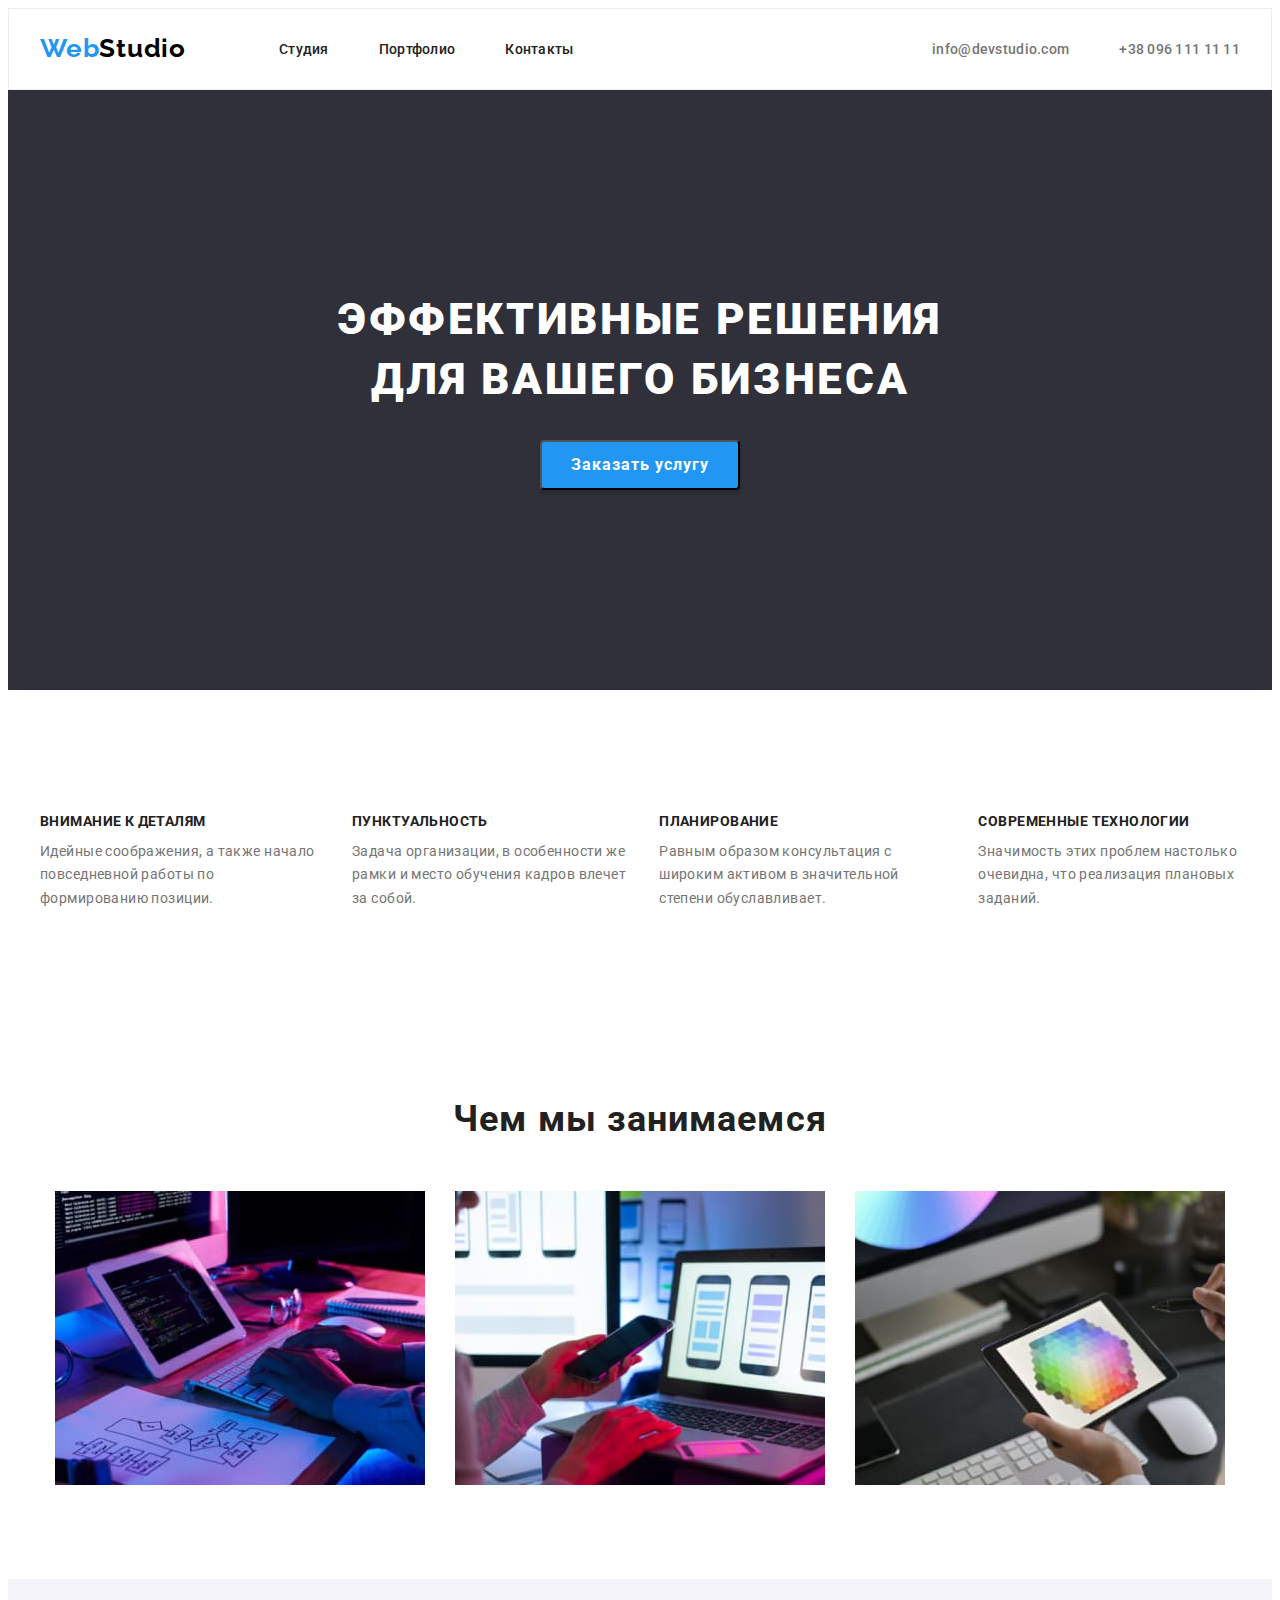
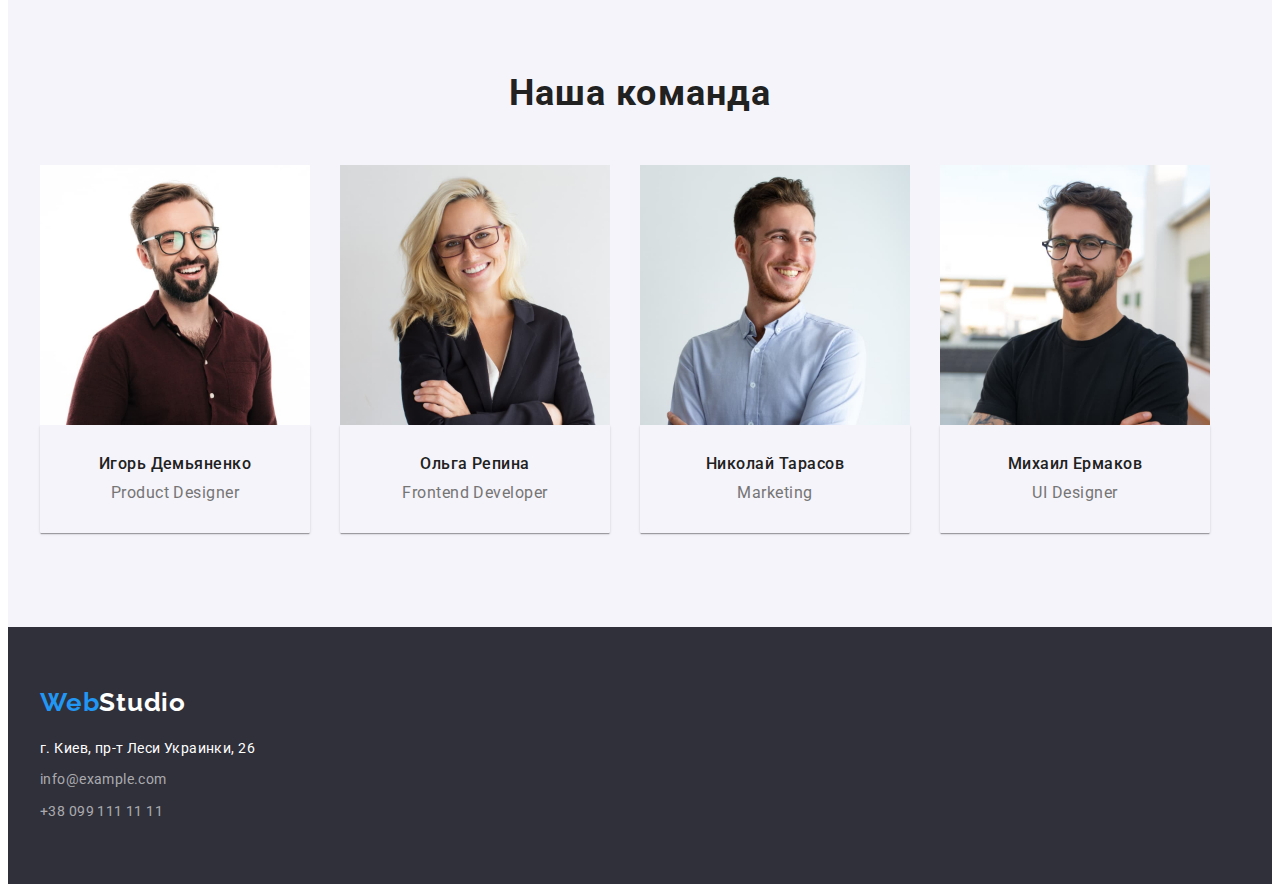
<file: index.html>
<!DOCTYPE html>
<html lang="ru">
<head>
    <meta charset="UTF-8">
    <meta http-equiv="X-UA-Compatible" content="IE=edge">
    <meta name="viewport" content="width=device-width, initial-scale=1.0">
    <title>Document</title>
    <link rel="stylesheet" href="https://cdnjs.cloudflare.com/ajax/libs/modern-normalize/1.1.0/modern-normalize.min.css" integrity="sha512-wpPYUAdjBVSE4KJnH1VR1HeZfpl1ub8YT/NKx4PuQ5NmX2tKuGu6U/JRp5y+Y8XG2tV+wKQpNHVUX03MfMFn9Q==" crossorigin="anonymous" referrerpolicy="no-referrer" />
    <link rel="preconnect" href="https://fonts.googleapis.com">
    <link rel="preconnect" href="https://fonts.gstatic.com" crossorigin>
    <link href="https://fonts.googleapis.com/css2?family=Raleway:wght@700&family=Roboto:wght@400;500;700;900&display=swap"
        rel="stylesheet">
    <link rel="stylesheet" href="./css/styles.css" />
 
</head>
<body>
    <header class="header">
        <div class="container header-container">
            <nav class="header-nav">
            
                <ul class="list header-list"> 
                    <li>
                        <a class="link header-logo" href=""><span class="header-logo-web">Web</span>Studio</a>
                    </li>
                    <li class="header-item"><a class="link header-link" href="./index.html">Студия</a></li>
                    <li class="header-item"><a class="link header-link" href="./portfolio.html">Портфолио</a></li>
                    <li class="header-item"><a class="link header-link" href="">Контакты</a></li>
                </ul>    
            </nav>
            
            <div class="header-contacts">
            <ul class="list header-list">
                <li><a class="link header-mail" href="mailto:info@devstudio.com">info@devstudio.com</a></li>
                <li><a class="link header-tel" href="tel:+380961111111">+38 096 111 11 11</a></li> 
            </ul>
            </div>
        </div>
    </header>
    
    <main>
        <section class="hero">
            <div class="container">    
                <h1 class="hero-title">ЭФФЕКТИВНЫЕ РЕШЕНИЯ<br>ДЛЯ ВАШЕГО БИЗНЕСА</h1>
                <button type="button" class="hero-btn">Заказать услугу</button>
            </div>
        </section>
 

        <section class="pre-about">
            <div class="container">
                <ul class="list pre-about-list"> 
                        <li class="pre-about-item">
                            <h3 class="pre-about-title">Внимание к деталям</h2>
                            <p class="pre-about-text">Идейные соображения, а также начало повседневной работы по формированию позиции.</p>                   
                        </li>
                        <li class="pre-about-item">
                            <h3 class="pre-about-title">Пунктуальность</h2>
                            <p class="pre-about-text">Задача организации, в особенности же рамки и место обучения кадров влечет за собой.</p>
                        </li>  
                        <li class="pre-about-item">
                            <h3 class="pre-about-title">Планирование</h2>
                            <p class="pre-about-text">Равным образом консультация с широким активом в значительной степени обуславливает.</p>   
                        </li>
                        <li class="pre-about-item">
                            <h3 class="pre-about-title">Современные технологии</h2>
                            <p class="pre-about-text">Значимость этих проблем настолько очевидна, что реализация плановых заданий.</p>
                        </li>
                </ul>
            </div>
        </section>
        
        <section class="about">
            <div class="container">
                <h2 class="title">Чем мы занимаемся</h2>
                <ul class="list about-list">
                    <li class="about-list-item">
                        <img src="./images/img1.jpg" alt="разработчик пишет код" width="370" height="294">
                    </li>
                    <li class="about-list-item">
                        <img src="./images/img2.jpg" alt="дизайн мобильных приложений" width="370" height="294">
                    </li>
                    <li class="about-list-item">
                        <img src="./images/img3.jpg" alt="цветовой круг на экране планшета" width="370" height="294" >
                    </li>
                </ul>
            </div>
        </section>
        
        <section class="team">
            <div class="container">
                <h2 class="title">Наша команда</h2>
                <ul class="list team-list">
                    
                    <li class="team-list-item">
                        <img class="team-img" src="./images/igor.jpg" alt="Игорь Демьяненко" width="270" height="260">
                        <div class="team-content">
                            <h3 class="team-names">Игорь Демьяненко</h3>                       
                            <p class="team-job">Product Designer</p>
                        </div>
                    </li>

                    <li class="team-list-item">
                        <img class="team-img" src="./images/olga.jpg" alt="Ольга Репина" width="270" height="260">
                        <div class="team-content">
                            <h3 class="team-names">Ольга Репина</h3>
                            <p class="team-job">Frontend Developer</p>
                        </div>    
                    </li>
                    
                    <li class="team-list-item">
                        <img class="team-img" src="./images/nikolay.jpg" alt="Николай Тарасов" width="270" height="260">
                        <div class="team-content">
                            <h3 class="team-names">Николай Тарасов</h3>
                            <p class="team-job">Marketing</p>
                        </div>
                    </li>
                    
                    <li class="team-list-item">
                        <img class="team-img" src="./images/mihail.jpg" alt="Михаил Ермаков" width="270" height="260">
                        <div class="team-content">
                        <h3 class="team-names">Михаил Ермаков</h3>
                        <p class="team-job">UI Designer</p>
                        </div>
                    </li>
                </ul>
            </div>
        </section>

    </main>

    <footer class="footer">
        <div class="container">
            <a class="link footer-logo" href=""><span class="footer-logo-web">Web</span>Studio</a>

            <address class="footer-address">г. Киев, пр-т Леси Украинки, 26</address>
            
            <address>
                <a class="link footer-mail" href="mailto:info@example.com">info@example.com</a><br>
                <a class="link footer-tel" href="tel:+380991111111">+38 099 111 11 11</a>
            </address>
        </div>
    </footer>
</body>
</html>
</file>
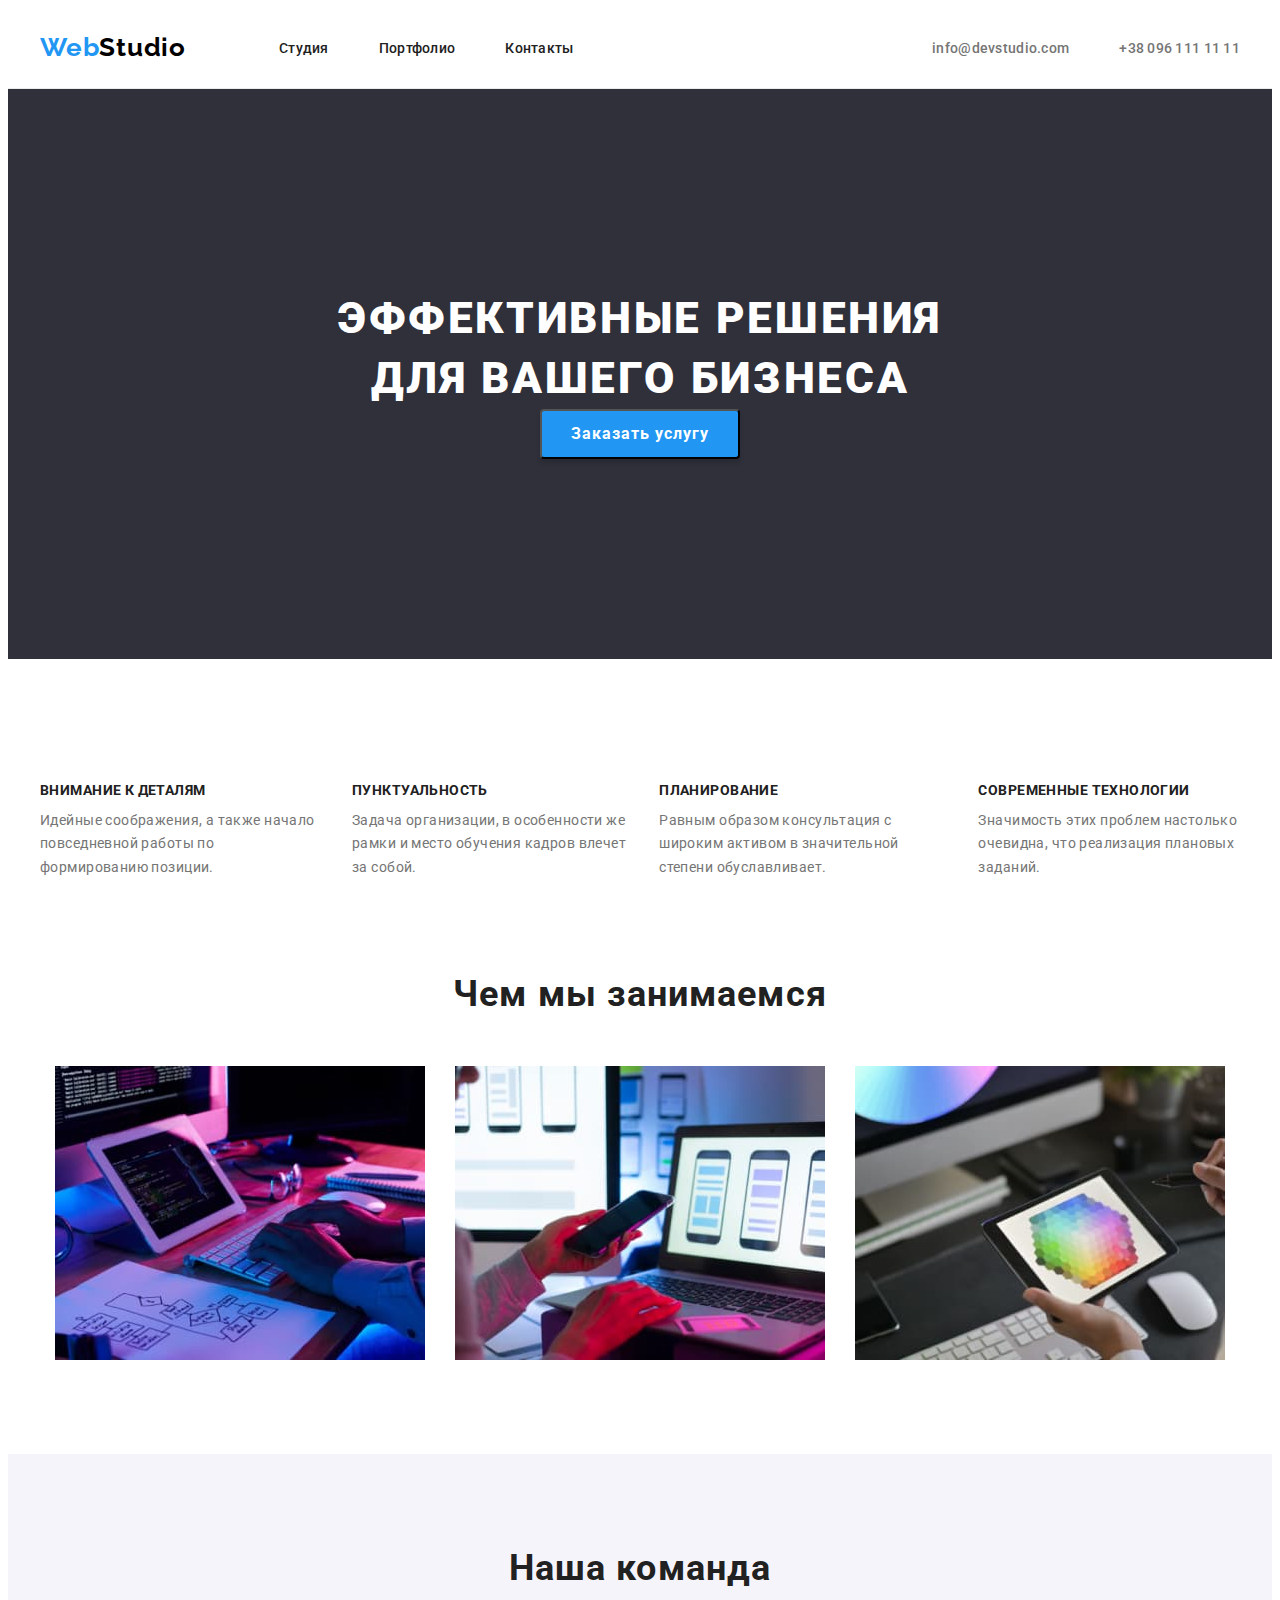
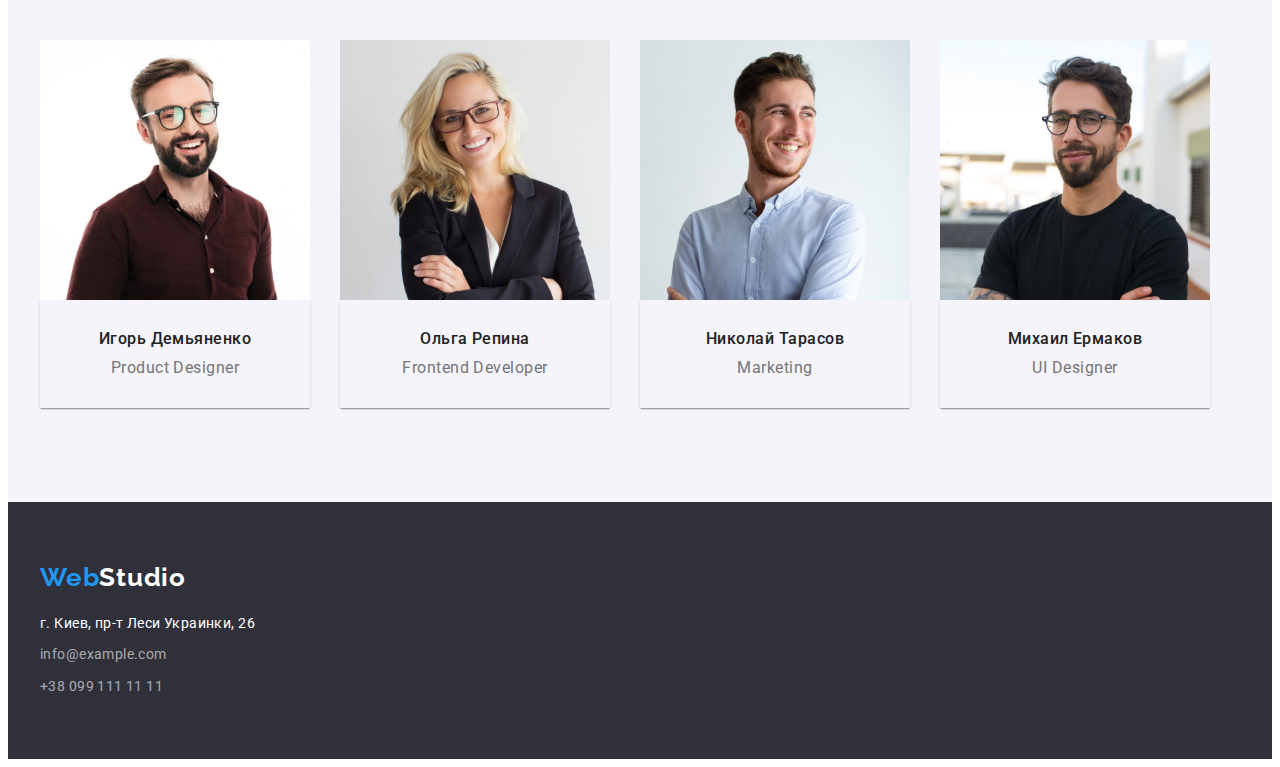
<file: goit-markup-hw-02/index.html>
<!DOCTYPE html>
<html lang="ru">
<head>
    <meta charset="UTF-8">
    <meta http-equiv="X-UA-Compatible" content="IE=edge">
    <meta name="viewport" content="width=device-width, initial-scale=1.0">
    <title>Document</title>
    <link rel="stylesheet" href="https://cdnjs.cloudflare.com/ajax/libs/modern-normalize/1.1.0/modern-normalize.min.css" integrity="sha512-wpPYUAdjBVSE4KJnH1VR1HeZfpl1ub8YT/NKx4PuQ5NmX2tKuGu6U/JRp5y+Y8XG2tV+wKQpNHVUX03MfMFn9Q==" crossorigin="anonymous" referrerpolicy="no-referrer" />
    <link rel="preconnect" href="https://fonts.googleapis.com">
    <link rel="preconnect" href="https://fonts.gstatic.com" crossorigin>
    <link href="https://fonts.googleapis.com/css2?family=Raleway:wght@700&family=Roboto:wght@400;500;700;900&display=swap"
        rel="stylesheet">
    <link rel="stylesheet" href="./css/styles.css" />
 
</head>
<body>
    <header class="header">
        <div class="container header-container">
            <nav class="header-nav">
            
                <ul class="list header-list"> 
                    <li>
                        <a class="link header-logo" href=""><span class="header-logo-web">Web</span>Studio</a>
                    </li>
                    <li class="header-item"><a class="link header-link" href="./index.html">Студия</a></li>
                    <li class="header-item"><a class="link header-link" href="./portfolio.html">Портфолио</a></li>
                    <li class="header-item"><a class="link header-link" href="">Контакты</a></li>
                </ul>    
            </nav>
            
            <div class="header-contacts">
            <ul class="list header-list">
                <li><a class="link header-mail" href="mailto:info@devstudio.com">info@devstudio.com</a></li>
                <li><a class="link header-tel" href="tel:+380961111111">+38 096 111 11 11</a></li> 
            </ul>
            </div>
        </div>
    </header>
    
    <main>
        <section class="hero">
            <div class="container">    
                <h1 class="hero-title">ЭФФЕКТИВНЫЕ РЕШЕНИЯ<br>ДЛЯ ВАШЕГО БИЗНЕСА</h1>
                <button type="button" class="hero-btn">Заказать услугу</button>
            </div>
        </section>
 

        <section class="pre-about">
            <div class="container">
                <ul class="list pre-about-list"> 
                        <li class="pre-about-item" width="270">
                            <h3 class="pre-about-title">Внимание к деталям</h2>
                            <p class="pre-about-text">Идейные соображения, а также начало повседневной работы по формированию позиции.</p>                   
                        </li>
                        <li class="pre-about-item" width="270">
                            <h3 class="pre-about-title">Пунктуальность</h2>
                            <p class="pre-about-text">Задача организации, в особенности же рамки и место обучения кадров влечет за собой.</p>
                        </li>  
                        <li class="pre-about-item" width="270">
                            <h3 class="pre-about-title">Планирование</h2>
                            <p class="pre-about-text">Равным образом консультация с широким активом в значительной степени обуславливает.</p>   
                        </li>
                        <li class="pre-about-item" width="270">
                            <h3 class="pre-about-title">Современные технологии</h2>
                            <p class="pre-about-text">Значимость этих проблем настолько очевидна, что реализация плановых заданий.</p>
                        </li>
                </ul>
            </div>
        </section>
        
        <section class="about">
            <div class="container">
                <h2 class="title">Чем мы занимаемся</h2>
                <ul class="list about-list">
                    <li class="about-list-item">
                        <img src="./images/img1.jpg" alt="разработчик пишет код" width="370" height="294">
                    </li>
                    <li class="about-list-item">
                        <img src="./images/img2.jpg" alt="дизайн мобильных приложений" width="370" height="294">
                    </li>
                    <li class="about-list-item">
                        <img src="./images/img3.jpg" alt="цветовой круг на экране планшета" width="370" height="294" >
                    </li>
                </ul>
            </div>
        </section>
        
        <section class="team">
            <div class="container">
                <h2 class="title">Наша команда</h2>
                <ul class="list team-list">
                    
                    <li class="team-list-item">
                        <img class="team-img" src="./images/igor.jpg" alt="Игорь Демьяненко" width="270" height="260">
                        <div class="team-content">
                            <h3 class="team-names">Игорь Демьяненко</h3>                       
                            <p class="team-job">Product Designer</p>
                        </div>
                    </li>

                    <li class="team-list-item">
                        <img class="team-img" src="./images/olga.jpg" alt="Ольга Репина" width="270" height="260">
                        <div class="team-content">
                            <h3 class="team-names">Ольга Репина</h3>
                            <p class="team-job">Frontend Developer</p>
                        </div>    
                    </li>
                    
                    <li class="team-list-item">
                        <img class="team-img" src="./images/nikolay.jpg" alt="Николай Тарасов" width="270" height="260">
                        <div class="team-content">
                            <h3 class="team-names">Николай Тарасов</h3>
                            <p class="team-job">Marketing</p>
                        </div>
                    </li>
                    
                    <li class="team-list-item">
                        <img class="team-img" src="./images/mihail.jpg" alt="Михаил Ермаков" width="270" height="260">
                        <div class="team-content">
                        <h3 class="team-names">Михаил Ермаков</h3>
                        <p class="team-job">UI Designer</p>
                        </div>
                    </li>
                </ul>
            </div>
        </section>

    </main>

    <footer class="footer">
        <div class="container">
            <a class="link footer-logo" href=""><span class="footer-logo-web">Web</span>Studio</a>

            <address class="footer-address">г. Киев, пр-т Леси Украинки, 26</address>
            
            <address>
                <a class="link footer-mail" href="mailto:info@example.com">info@example.com</a><br>
                <a class="link footer-tel" href="tel:+380991111111">+38 099 111 11 11</a>
            </address>
        </div>
    </footer>
</body>
</html>
</file>
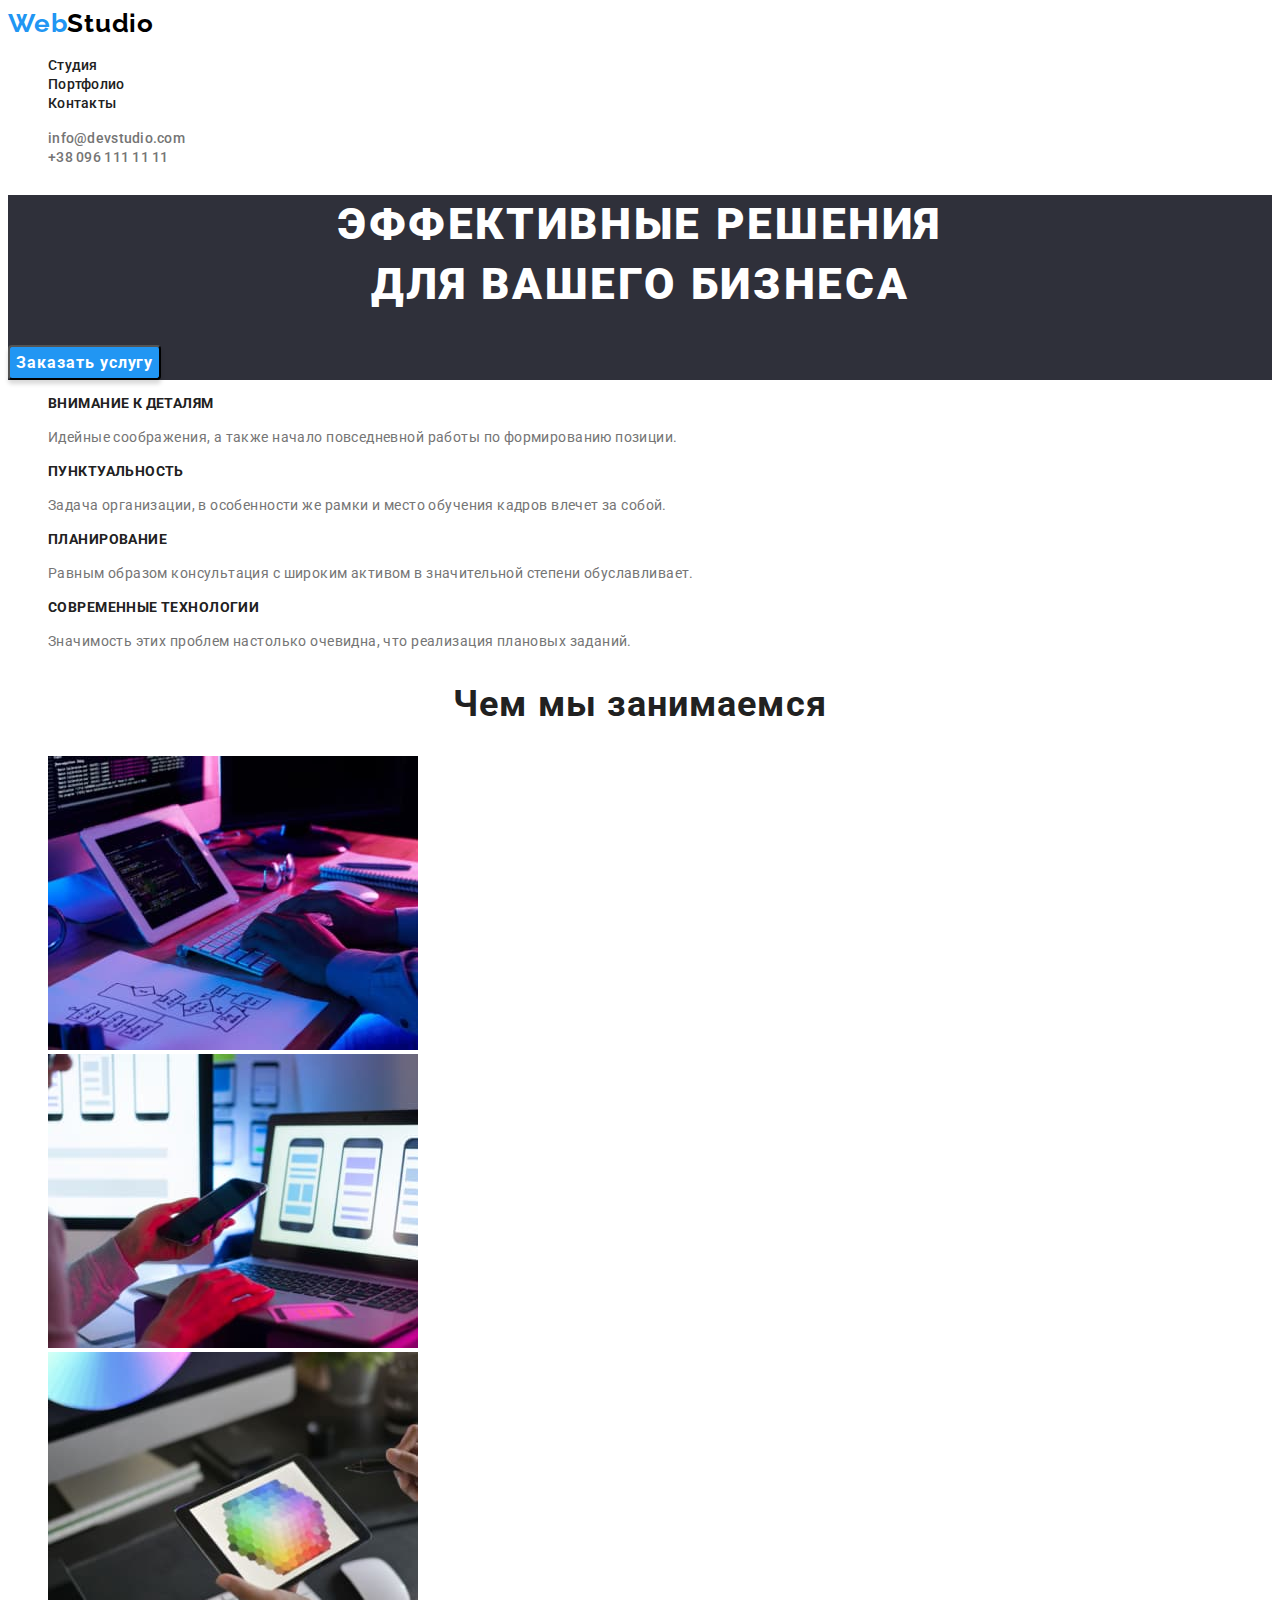
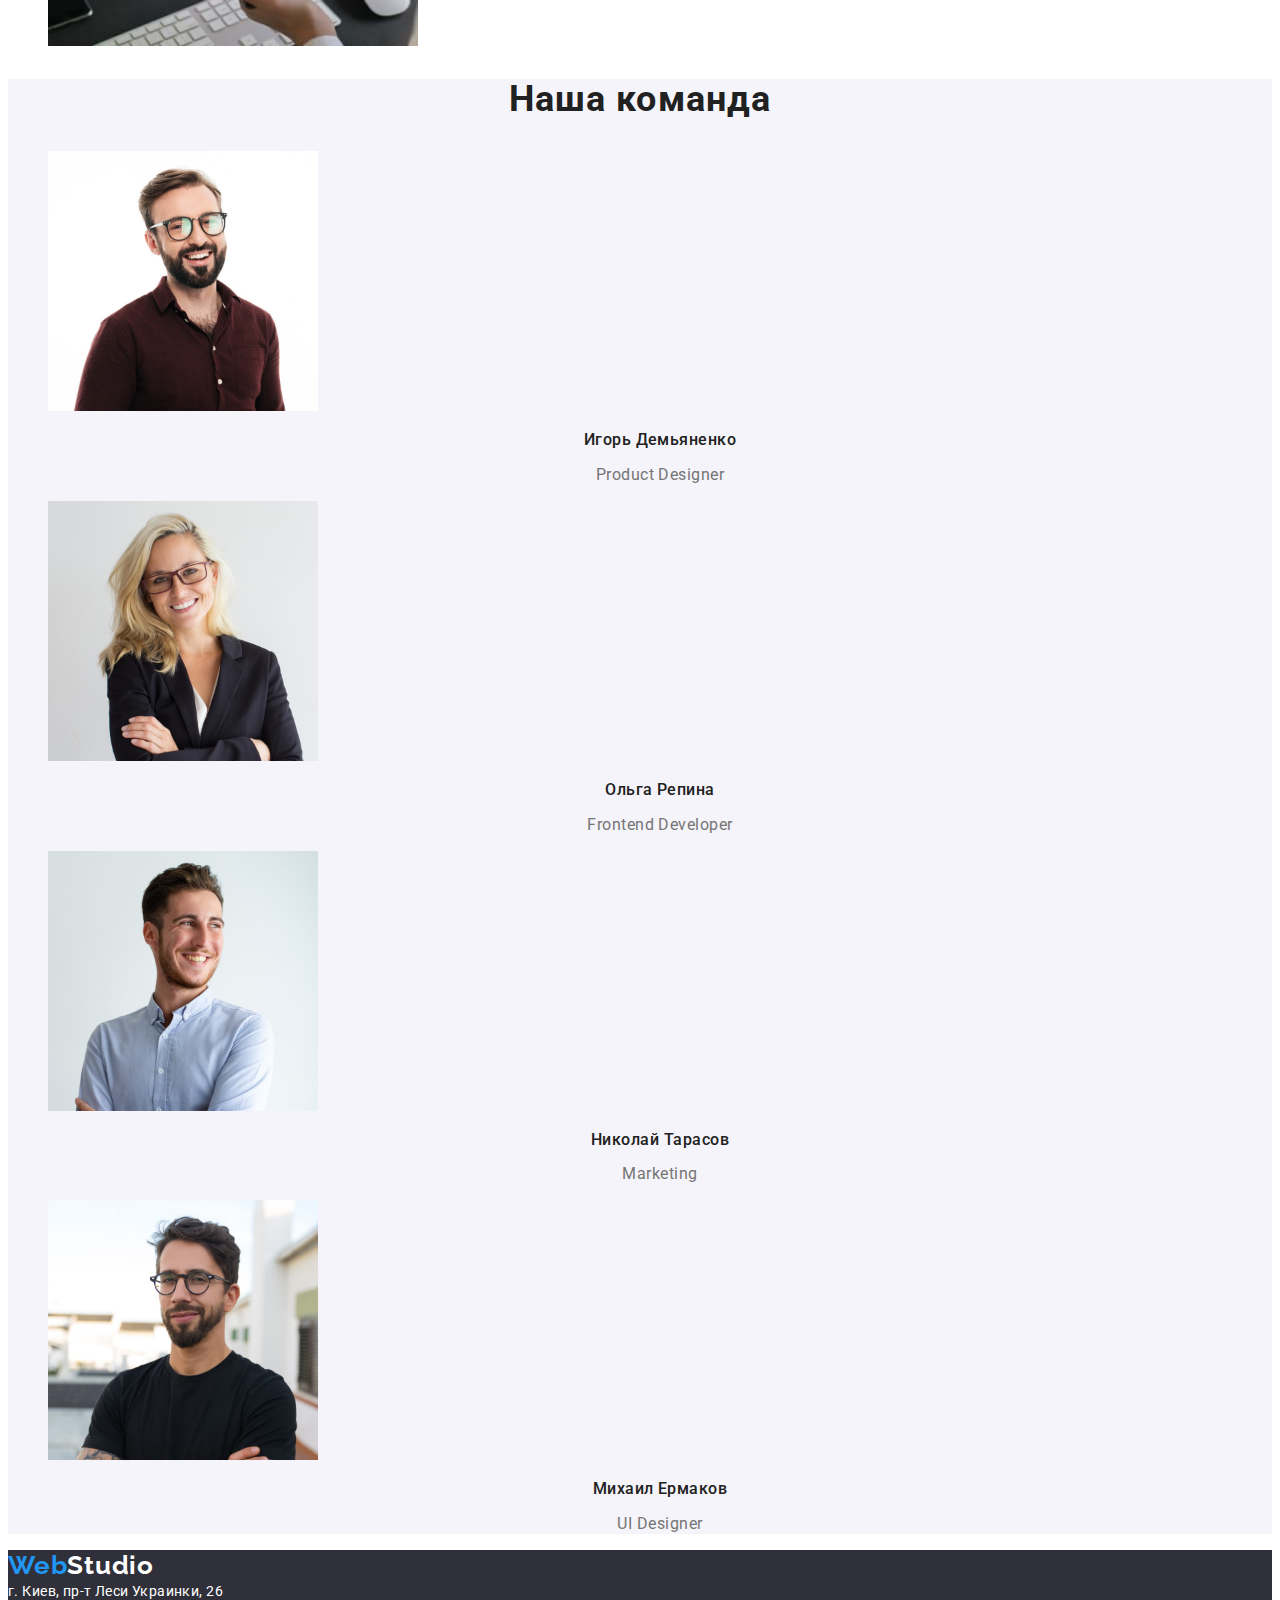
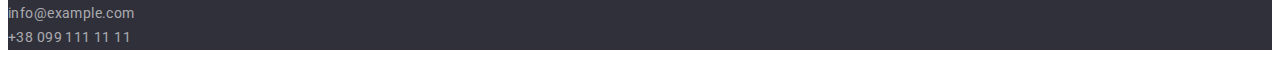
<file: goit-markup-hw-02/goit-markup-hw-02/index.html>
<!DOCTYPE html>
<html lang="ru">
<head>
    <meta charset="UTF-8">
    <meta http-equiv="X-UA-Compatible" content="IE=edge">
    <meta name="viewport" content="width=device-width, initial-scale=1.0">
    <title>Document</title>
    <link rel="preconnect" href="https://fonts.googleapis.com">
    <link rel="preconnect" href="https://fonts.gstatic.com" crossorigin>
    <link href="https://fonts.googleapis.com/css2?family=Raleway:wght@700&family=Roboto:wght@400;500;700;900&display=swap"
        rel="stylesheet">
    <link rel="stylesheet" href="./css/styles.css" />
 
</head>
<body>
    <header class="header">

        <nav class="header-nav">
        <a class="link header-logo" href="/"><span class="header-logo-web">Web</span>Studio</a>

            <ul class="list header-list"> 
                <li class="header-item"><a class="link header-link" href="./index.html">Студия</a></li>
                <li class="header-item"><a class="link header-link" href="./portfolio.html">Портфолио</a></li>
                <li class="header-item"><a class="link header-link" href="">Контакты</a></li>
            </ul>    
        </nav>
        
        <ul class="list header-list">
            <li><a class="link header-mail" href="mailto:info@devstudio.com">info@devstudio.com</a></li>
            <li><a class="link header-tel" href="tel:+380961111111">+38 096 111 11 11</a></li> 
        </ul>
    </header>
    
    <main>
        <div>
            <section class="hero">
                <h1 class="hero-title">ЭФФЕКТИВНЫЕ РЕШЕНИЯ<br>ДЛЯ ВАШЕГО БИЗНЕСА</h1>
                <button type="button" class="hero-btn">Заказать услугу</button>
            </section>
        </div>

        <section class="pre-about">
           <ul class="list pre-about-list"> 
                <li class="pre-about-item">
                    <h3 class="pre-about-title">Внимание к деталям</h2>
                    <p class="pre-about-text">Идейные соображения, а также начало повседневной работы по формированию позиции.</p>                   
                </li>
                <li class="pre-about-item">
                    <h3 class="pre-about-title">Пунктуальность</h2>
                    <p class="pre-about-text">Задача организации, в особенности же рамки и место обучения кадров влечет за собой.</p>
                </li>  
                <li class="pre-about-item">
                    <h3 class="pre-about-title">Планирование</h2>
                    <p class="pre-about-text">Равным образом консультация с широким активом в значительной степени обуславливает.</p>   
                </li>
                <li class="pre-about-item">
                    <h3 class="pre-about-title">Современные технологии</h2>
                    <p class="pre-about-text">Значимость этих проблем настолько очевидна, что реализация плановых заданий.</p>
                </li>
            </ul>
        </section>
        
        <section class="about">
            <h2 class="title">Чем мы занимаемся</h2>
            <ul class="list about-list">
                <li class="about-list-item">
                    <img src="./images/img1.jpg" alt="разработчик пишет код" width="370" height="294">
                </li>
                <li class="about-list-item">
                    <img src="./images/img2.jpg" alt="дизайн мобильных приложений" width="370" height="294">
                </li>
                <li class="about-list-item">
                    <img src="./images/img3.jpg" alt="цветовой круг на экране планшета" width="370" height="294" >
                </li>
            </ul>
        </section>
        
        <section class="team">
            <h2 class="title">Наша команда</h2>
            <ul class="list team-list">
                <li class="team-list-item">
                    <img src="./images/igor.jpg" alt="Игорь Демьяненко" width="270" height="260">
                    <h3 class="team-names">Игорь Демьяненко</h3>                       
                    <p class="team-job">Product Designer</p>
                </li>
                <li class="team-list-item">
                    <img src="./images/olga.jpg" alt="Ольга Репина" width="270" height="260">
                    <h3 class="team-names">Ольга Репина</h3>
                    <p class="team-job">Frontend Developer</p>
                </li>
                <li class="team-list-item">
                    <img src="./images/nikolay.jpg" alt="Николай Тарасов" width="270" height="260">
                    <h3 class="team-names">Николай Тарасов</h3>
                    <p class="team-job">Marketing</p>
                </li>
                <li class="team-list-item">
                    <img src="./images/mihail.jpg" alt="Михаил Ермаков" width="270" height="260">
                    <h3 class="team-names">Михаил Ермаков</h3>
                    <p class="team-job">UI Designer</p>
                </li>
            </ul>
        </section>

    </main>

    <footer class="footer">
        <a class="link footer-logo" href=""><span class="footer-logo-web">Web</span>Studio</a>

        <address class="footer-address">г. Киев, пр-т Леси Украинки, 26</address>
        
        <address>
            <a class="link footer-mail" href="mailto:info@example.com">info@example.com</a><br>
            <a class="link footer-tel" href="tel:+380991111111">+38 099 111 11 11</a>
        </address>
    </footer>
</body>
</html>
</file>
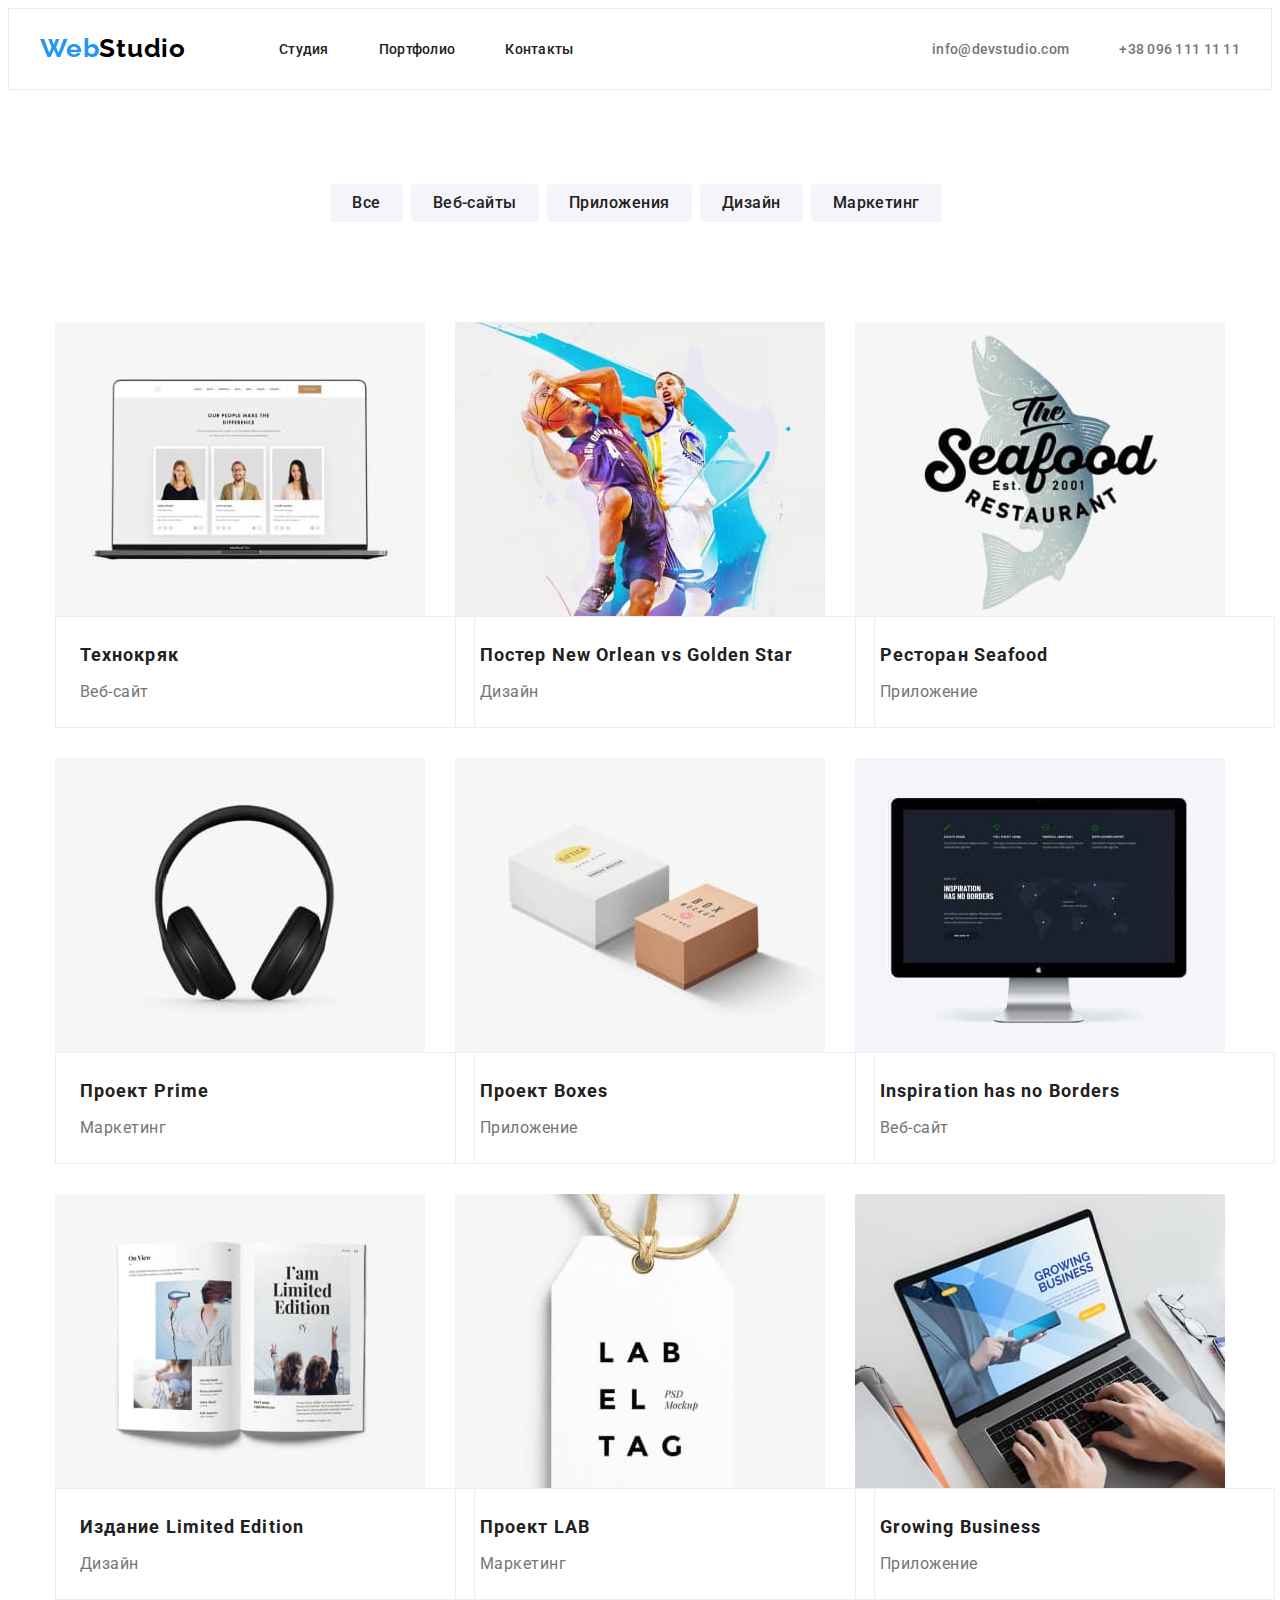
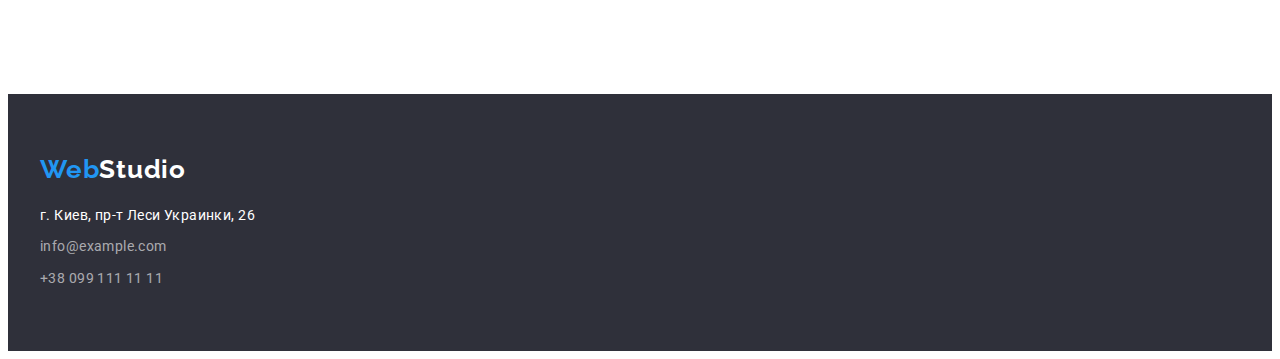
<file: portfolio.html>
<!DOCTYPE html>
<html lang="ru">
  <head>
    <meta charset="UTF-8" />
    <meta http-equiv="X-UA-Compatible" content="IE=edge" />
    <meta name="viewport" content="width=device-width, initial-scale=1.0" />
    <title>Document</title>
    <link
      rel="stylesheet"
      href="https://cdnjs.cloudflare.com/ajax/libs/modern-normalize/1.1.0/modern-normalize.min.css"
      integrity="sha512-wpPYUAdjBVSE4KJnH1VR1HeZfpl1ub8YT/NKx4PuQ5NmX2tKuGu6U/JRp5y+Y8XG2tV+wKQpNHVUX03MfMFn9Q=="
      crossorigin="anonymous"
      referrerpolicy="no-referrer"
    />
    <link rel="preconnect" href="https://fonts.googleapis.com" />
    <link rel="preconnect" href="https://fonts.gstatic.com" crossorigin />
    <link
      href="https://fonts.googleapis.com/css2?family=Raleway:wght@700&family=Roboto:wght@400;500;700;900&display=swap"
      rel="stylesheet"
    />
    <link rel="stylesheet" href="./css/styles.css" />
  </head>

  <body>
    <header class="header">
    
      <div class="container header-container">
        <nav class="header-nav">
    
          <ul class="list header-list">
            <li>
              <a class="link header-logo" href=""><span class="header-logo-web">Web</span>Studio</a>
            </li>
            <li class="header-item"><a class="link header-link" href="./index.html">Студия</a></li>
            <li class="header-item"><a class="link header-link" href="./portfolio.html">Портфолио</a></li>
            <li class="header-item"><a class="link header-link" href="">Контакты</a></li>
          </ul>
        </nav>
    
        <div class="header-contacts">
          <ul class="list header-list">
            <li><a class="link header-mail" href="mailto:info@devstudio.com">info@devstudio.com</a></li>
            <li><a class="link header-tel" href="tel:+380961111111">+38 096 111 11 11</a></li>
          </ul>
        </div>
      </div>
    </header>

    <main>
      <section class="btn-container">  
        <div class="container"> 
          <ul class="list btn-list">
            <li class= "portfolio-btn-list">
              <button type="button" class="portfolio-btn">Все</button>
            </li>
            <li class= "portfolio-btn-list">
              <button type="button" class="portfolio-btn">Веб-сайты</button>
            </li>
            <li class= "portfolio-btn-list">
              <button type="button" class="portfolio-btn">Приложения</button>
            </li>
            <li class= "portfolio-btn-list">
              <button type="button" class="portfolio-btn">Дизайн</button>
            </li>
            <li class= "portfolio-btn-list">
                <button type="button" class="portfolio-btn">Маркетинг</button>
            </li>
          </ul>
        </div>   
      </section>
        
      <section class="options">
        <div class="container">  
          <ul class="list options-list">
            <li class="option-list-listing">
              <div class="img-thumb">
                <img class="options-img"
                  src="./images/img2(1).jpg"
                  alt="Веб-сайт"
                  width="370"
                  height="294"
                />
              </div>
              <div class="options-content">
                <h3 class="options-list-title">Технокряк</h3>
                <p class="options-list-item">Веб-сайт</p>
              </div>
            </li>
            <li class="option-list-listing">
              <div class="img-thumb">
                <img class="options-img"
                  src="./images/img2(2).jpg"
                  alt="Постер New Orlean vs Golden Star"
                  width="370"
                  height="294"
                />
              </div>
              <div class="options-content">
                <h3 class="options-list-title">Постер New Orlean vs Golden Star</h3>
                <p class="options-list-item">Дизайн</p>
              </div>
            </li>
            <li class="option-list-listing">
              <div class="img-thumb">
                <img class="options-img"
                  src="./images/img2(3).jpg"
                  alt="Ресторан морепродуктов"
                  width="370"
                  height="294"
                />
              </div>
              <div class="options-content">
                <h3 class="options-list-title">Ресторан Seafood</h3>
                <p class="options-list-item">Приложение</p>
              </div>
            </li>
            <li class="option-list-listing">
              <div class="img-thumb">
                <img class="options-img"
                  src="./images/img2(4).jpg"                  
                  alt="Наушники"
                  width="370"
                  height="294"
                />
              </div>
              <div class="options-content">
                <h3 class="options-list-title">Проект Prime</h3>
                <p class="options-list-item">Маркетинг</p>
              </div>
            </li>
            <li class="option-list-listing">
              <div class="img-thumb">
                <img class="options-img"
                  src="./images/img2(5).jpg"
                  alt="Коробки"
                  width="370"
                  height="294"
                />
              </div>
              <div class="options-content">
                <h3 class="options-list-title">Проект Boxes</h3>
                <p class="options-list-item">Приложение</p>
              </div>
            </li>
            <li class="option-list-listing">
              <div class="img-thumb">
                <img class="options-img"
                  src="./images/img2(6).jpg"
                  alt="Монитор"
                  width="370"
                  height="294"
                />
              </div>
              <div class="options-content">
                <h3 class="options-list-title">Inspiration has no Borders</h3>
                <p class="options-list-item">Веб-сайт</p>
              </div>
            </li>
            <li class="option-list-listing">
              <div class="img-thumb">
                <img
                  src="./images/img2(7).jpg"
                  alt="Журнал"
                  width="370"
                  height="294"
                />
              </div>
              <div class="options-content">
                <h3 class="options-list-title">Издание Limited Edition</h3>
                <p class="options-list-item">Дизайн</p>
              </div>
            </li>
            <li class="option-list-listing">
              <div class="img-thumb">
                <img class="options-img"
                  src="./images/img2(8).jpg"                 
                  alt="Этикетка"
                  width="370"
                  height="294"
                />
              </div>
              <div class="options-content">
                <h3 class="options-list-title">Проект LAB</h3>
                <p class="options-list-item">Маркетинг</p>
              </div>
            </li>
            <li class="option-list-listing">
              <div class="img-thumb">
                <img class="options-img"
                  src="./images/img2(9).jpg"
                  alt="Ноутбук"
                  width="370"
                  height="294"
                />
              </div>
              <div class="options-content">
                <h3 class="options-list-title">Growing Business</h3>
                <p class="options-list-item">Приложение</p>
              </div>
            </li>
          </ul>
        </div>  
      </section>
    </main>

    <footer class="footer">
      <div class="container">
        <a class="link footer-logo" href=""><span class="footer-logo-web">Web</span>Studio</a>
    
        <address class="footer-address">г. Киев, пр-т Леси Украинки, 26</address>
    
        <address>
          <a class="link footer-mail" href="mailto:info@example.com">info@example.com</a><br>
          <a class="link footer-tel" href="tel:+380991111111">+38 099 111 11 11</a>
        </address>
      </div>
    </footer>
    
  </body>
</html>
</file>
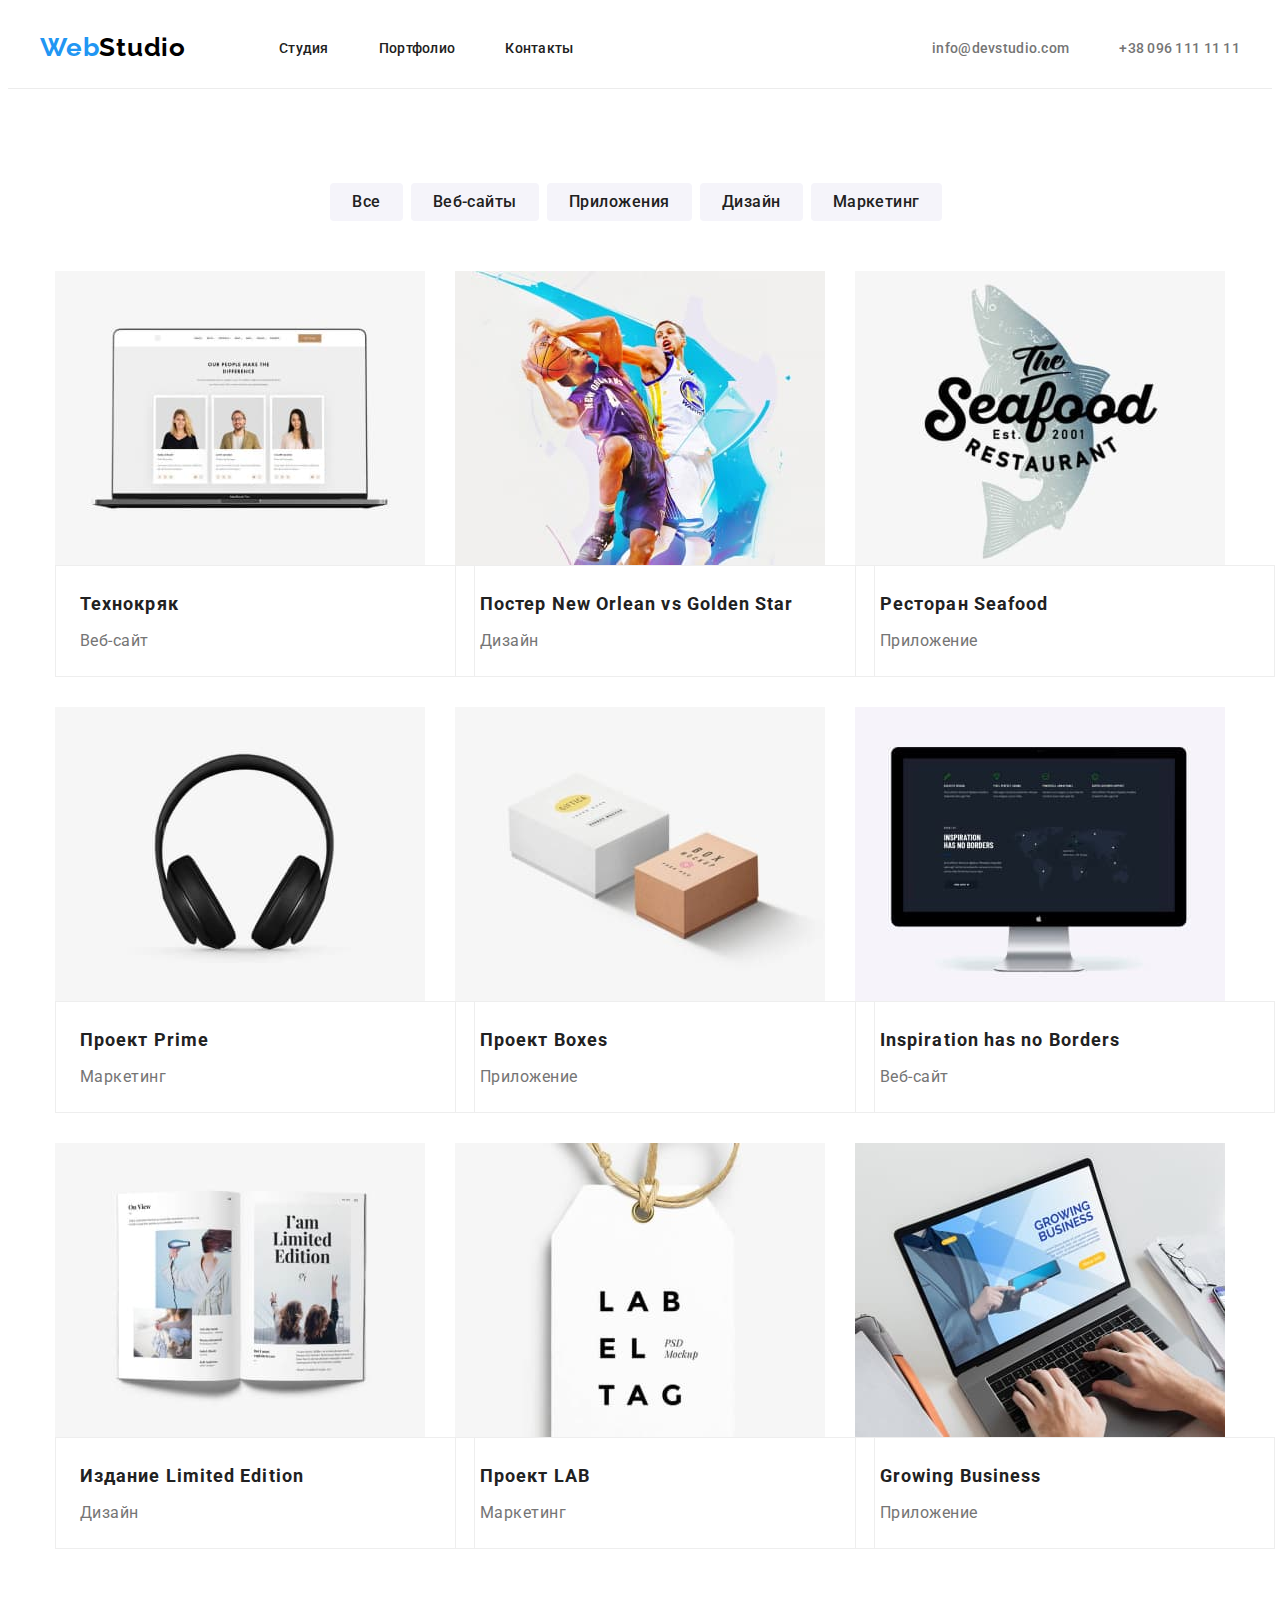
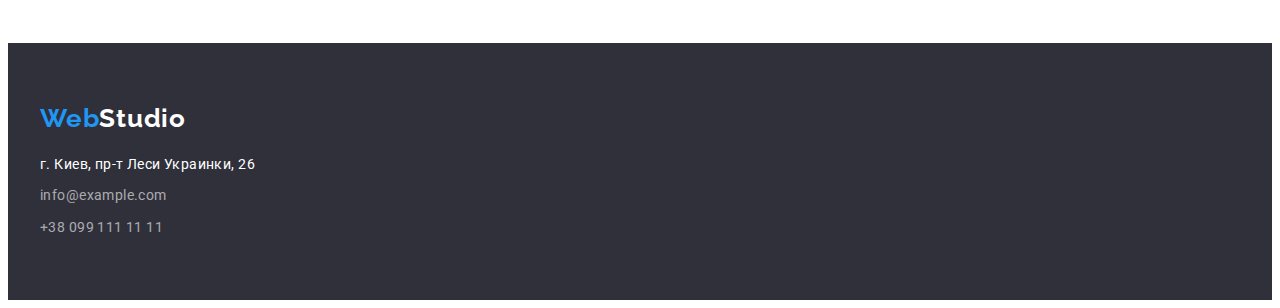
<file: goit-markup-hw-02/portfolio.html>
<!DOCTYPE html>
<html lang="ru">
  <head>
    <meta charset="UTF-8" />
    <meta http-equiv="X-UA-Compatible" content="IE=edge" />
    <meta name="viewport" content="width=device-width, initial-scale=1.0" />
    <title>Document</title>
    <link
      rel="stylesheet"
      href="https://cdnjs.cloudflare.com/ajax/libs/modern-normalize/1.1.0/modern-normalize.min.css"
      integrity="sha512-wpPYUAdjBVSE4KJnH1VR1HeZfpl1ub8YT/NKx4PuQ5NmX2tKuGu6U/JRp5y+Y8XG2tV+wKQpNHVUX03MfMFn9Q=="
      crossorigin="anonymous"
      referrerpolicy="no-referrer"
    />
    <link rel="preconnect" href="https://fonts.googleapis.com" />
    <link rel="preconnect" href="https://fonts.gstatic.com" crossorigin />
    <link
      href="https://fonts.googleapis.com/css2?family=Raleway:wght@700&family=Roboto:wght@400;500;700;900&display=swap"
      rel="stylesheet"
    />
    <link rel="stylesheet" href="./css/styles.css" />
  </head>

  <body>
    <header class="header">
    
      <div class="container header-container">
        <nav class="header-nav">
    
          <ul class="list header-list">
            <li>
              <a class="link header-logo" href=""><span class="header-logo-web">Web</span>Studio</a>
            </li>
            <li class="header-item"><a class="link header-link" href="./index.html">Студия</a></li>
            <li class="header-item"><a class="link header-link" href="./portfolio.html">Портфолио</a></li>
            <li class="header-item"><a class="link header-link" href="">Контакты</a></li>
          </ul>
        </nav>
    
        <div class="header-contacts">
          <ul class="list header-list">
            <li><a class="link header-mail" href="mailto:info@devstudio.com">info@devstudio.com</a></li>
            <li><a class="link header-tel" href="tel:+380961111111">+38 096 111 11 11</a></li>
          </ul>
        </div>
      </div>
    </header>

    <main>
      <section class="main-section">  
        <div class="container btn-container"> 
          <ul class="list btn-list">
            <li class= "portfolio-btn-list">
              <button type="button" class="portfolio-btn">Все</button>
            </li>
            <li class= "portfolio-btn-list">
              <button type="button" class="portfolio-btn">Веб-сайты</button>
            </li>
            <li class= "portfolio-btn-list">
              <button type="button" class="portfolio-btn">Приложения</button>
            </li>
            <li class= "portfolio-btn-list">
              <button type="button" class="portfolio-btn">Дизайн</button>
            </li>
            <li class= "portfolio-btn-list">
                <button type="button" class="portfolio-btn">Маркетинг</button>
            </li>
          </ul>
        </div>   
      
        <div class="container options">  
          <ul class="list options-list">
            <li class="option-list-listing">
              <div class="img-thumb">
                <img class="options-img"
                  src="./images/img2(1).jpg"
                  alt="Веб-сайт"
                  width="370"
                  height="294"
                />
              </div>
              <div class="options-content">
                <h3 class="options-list-title">Технокряк</h3>
                <p class="options-list-item">Веб-сайт</p>
              </div>
            </li>
            <li class="option-list-listing">
              <div class="img-thumb">
                <img class="options-img"
                  src="./images/img2(2).jpg"
                  alt="Постер New Orlean vs Golden Star"
                  width="370"
                  height="294"
                />
              </div>
              <div class="options-content">
                <h3 class="options-list-title">Постер New Orlean vs Golden Star</h3>
                <p class="options-list-item">Дизайн</p>
              </div>
            </li>
            <li class="option-list-listing">
              <div class="img-thumb">
                <img class="options-img"
                  src="./images/img2(3).jpg"
                  alt="Ресторан морепродуктов"
                  width="370"
                  height="294"
                />
              </div>
              <div class="options-content">
                <h3 class="options-list-title">Ресторан Seafood</h3>
                <p class="options-list-item">Приложение</p>
              </div>
            </li>
            <li class="option-list-listing">
              <div class="img-thumb">
                <img class="options-img"
                  src="./images/img2(4).jpg"                  
                  alt="Наушники"
                  width="370"
                  height="294"
                />
              </div>
              <div class="options-content">
                <h3 class="options-list-title">Проект Prime</h3>
                <p class="options-list-item">Маркетинг</p>
              </div>
            </li>
            <li class="option-list-listing">
              <div class="img-thumb">
                <img class="options-img"
                  src="./images/img2(5).jpg"
                  alt="Коробки"
                  width="370"
                  height="294"
                />
              </div>
              <div class="options-content">
                <h3 class="options-list-title">Проект Boxes</h3>
                <p class="options-list-item">Приложение</p>
              </div>
            </li>
            <li class="option-list-listing">
              <div class="img-thumb">
                <img class="options-img"
                  src="./images/img2(6).jpg"
                  alt="Монитор"
                  width="370"
                  height="294"
                />
              </div>
              <div class="options-content">
                <h3 class="options-list-title">Inspiration has no Borders</h3>
                <p class="options-list-item">Веб-сайт</p>
              </div>
            </li>
            <li class="option-list-listing">
              <div class="img-thumb">
                <img
                  src="./images/img2(7).jpg"
                  alt="Журнал"
                  width="370"
                  height="294"
                />
              </div>
              <div class="options-content">
                <h3 class="options-list-title">Издание Limited Edition</h3>
                <p class="options-list-item">Дизайн</p>
              </div>
            </li>
            <li class="option-list-listing">
              <div class="img-thumb">
                <img class="options-img"
                  src="./images/img2(8).jpg"                 
                  alt="Этикетка"
                  width="370"
                  height="294"
                />
              </div>
              <div class="options-content">
                <h3 class="options-list-title">Проект LAB</h3>
                <p class="options-list-item">Маркетинг</p>
              </div>
            </li>
            <li class="option-list-listing">
              <div class="img-thumb">
                <img class="options-img"
                  src="./images/img2(9).jpg"
                  alt="Ноутбук"
                  width="370"
                  height="294"
                />
              </div>
              <div class="options-content">
                <h3 class="options-list-title">Growing Business</h3>
                <p class="options-list-item">Приложение</p>
              </div>
            </li>
          </ul>
        </div>  
      </section>
    </main>

    <footer class="footer">
      <div class="container">
        <a class="link footer-logo" href=""><span class="footer-logo-web">Web</span>Studio</a>
    
        <address class="footer-address">г. Киев, пр-т Леси Украинки, 26</address>
    
        <address>
          <a class="link footer-mail" href="mailto:info@example.com">info@example.com</a><br>
          <a class="link footer-tel" href="tel:+380991111111">+38 099 111 11 11</a>
        </address>
      </div>
    </footer>
    
  </body>
</html>
</file>
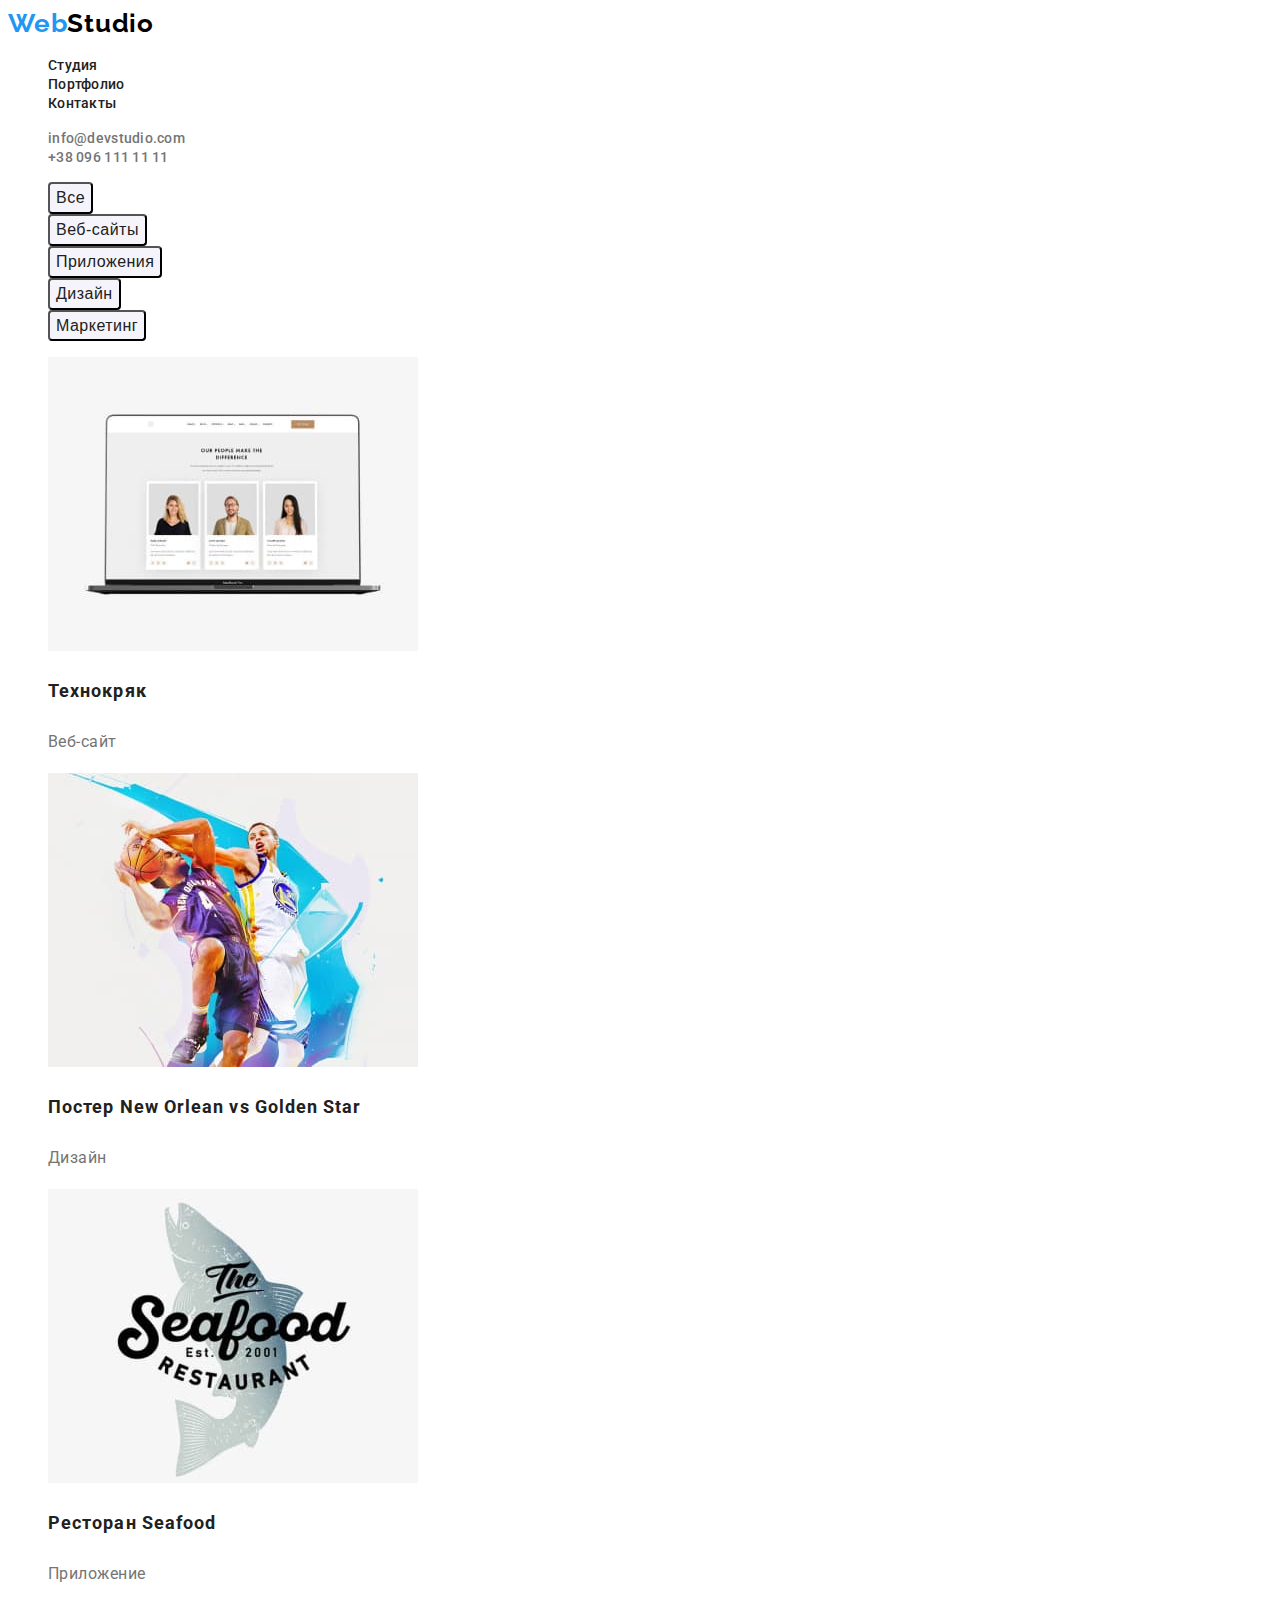
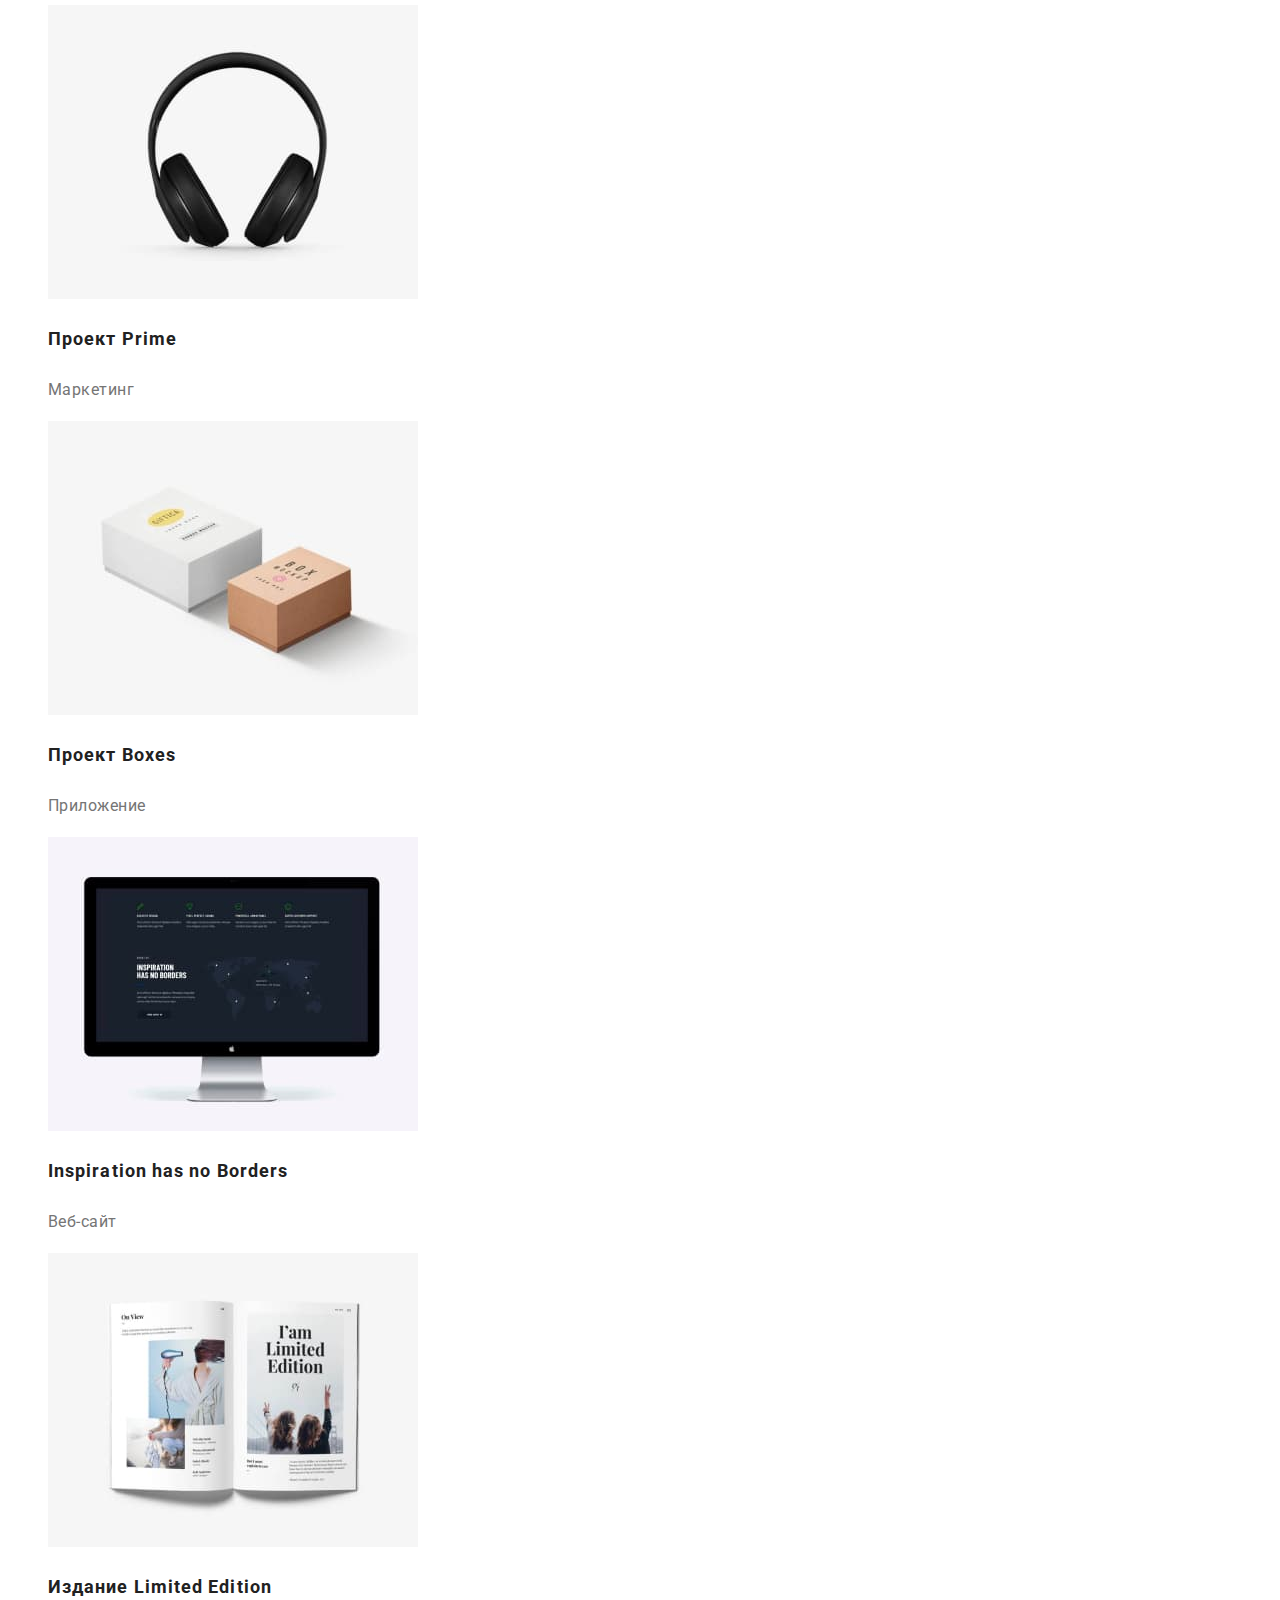
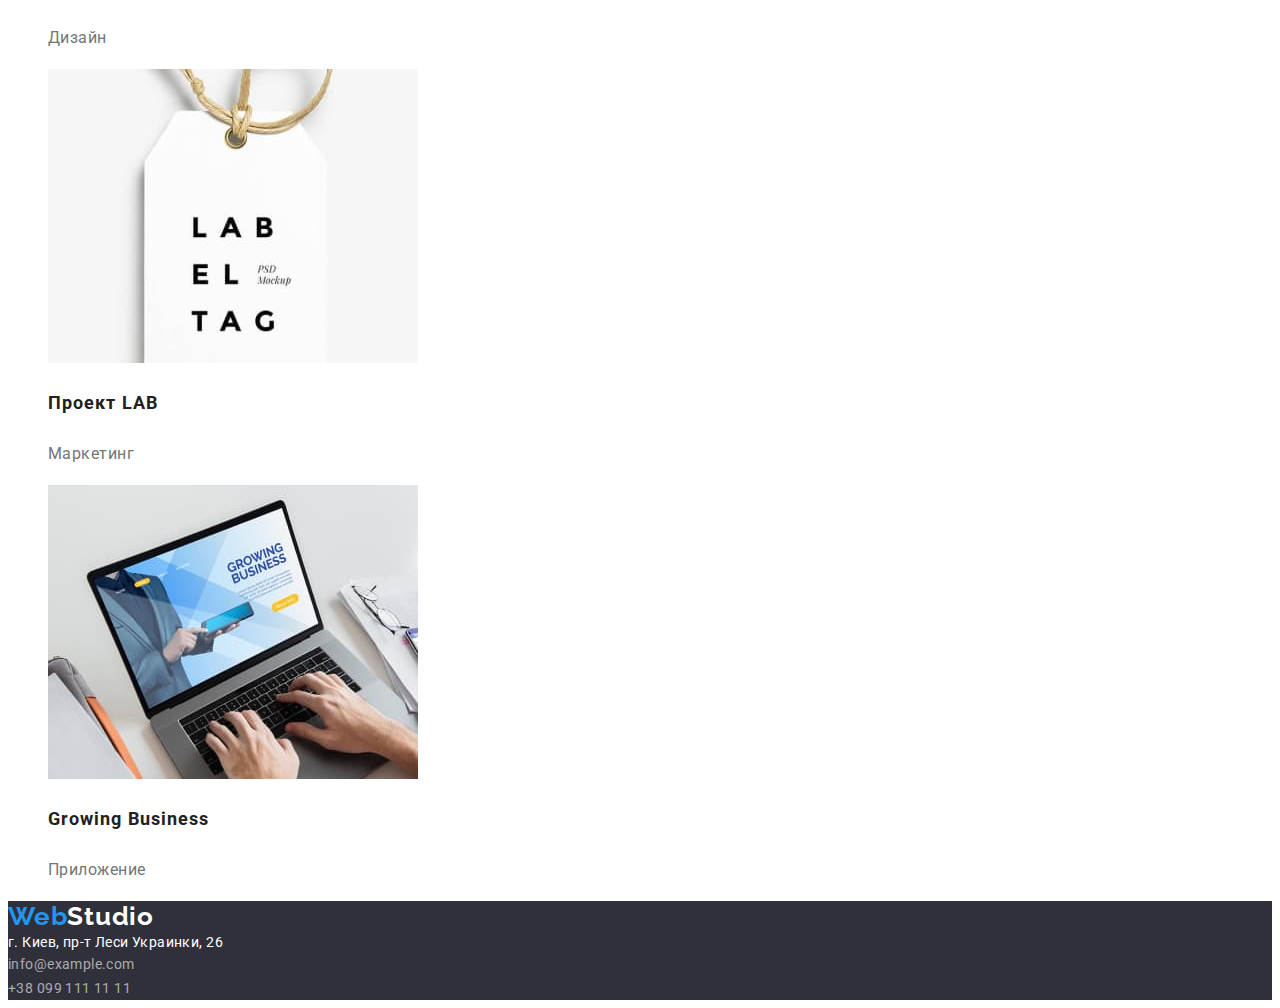
<file: goit-markup-hw-02/goit-markup-hw-02/portfolio.html>
<!DOCTYPE html>
<html lang="ru">

<head>
    <meta charset="UTF-8">
    <meta http-equiv="X-UA-Compatible" content="IE=edge">
    <meta name="viewport" content="width=device-width, initial-scale=1.0">
    <title>Document</title>
    <link rel="preconnect" href="https://fonts.googleapis.com">
    <link rel="preconnect" href="https://fonts.gstatic.com" crossorigin>
    <link href="https://fonts.googleapis.com/css2?family=Raleway:wght@700&family=Roboto:wght@400;500;700;900&display=swap"
        rel="stylesheet">
    <link rel="stylesheet" href="./css/styles.css" />
</head>

<body>
    <header>

        <nav class="header-nav">
            <a class="link header-logo" href="/"><span class="header-logo-web">Web</span>Studio</a>
        
            <ul class="list header-list">
                <li class="header-item"><a class="link header-link" href="./index.html">Студия</a></li>
                <li class="header-item"><a class="link header-link" href="./portfolio.html">Портфолио</a></li>
                <li class="header-item"><a class="link header-link" href="">Контакты</a></li>
            </ul>
        </nav>

        <ul class="list header-list">
            <li><a class="link header-mail" href="mailto:info@devstudio.com">info@devstudio.com</a></li>
            <li><a class="link header-tel" href="tel:+380961111111">+38 096 111 11 11</a></li>
        </ul>
    </header>

    <main>
        <section>
            <ul class="list portfolio-btn-list">
                <li>
                    <button type="button" class="portfolio-btn">Все</button>
                </li>
                <li>
                    <button type="button" class="portfolio-btn">Веб-сайты</button>
                </li>
                <li>
                    <button type="button" class="portfolio-btn">Приложения</button>
                </li>
                <li>
                    <button type="button" class="portfolio-btn">Дизайн</button>
                </li>
                <li>
                    <button type="button" class="portfolio-btn">Маркетинг</button>
                </li>
            </ul>
        
            <ul class="list options-list">
                <li>
                    <img src="./images/img2(1).jpg" alt="Веб-сайт" width="370" height="294">
                    <h3 class="options-list-title">Технокряк</h3>
                    <p class="options-list-item">Веб-сайт</p>
                </li>
                <li>
                    <img src="./images/img2(2).jpg" alt="Постер New Orlean vs Golden Star" width="370" height="294">
                    <h3 class="options-list-title">Постер New Orlean vs Golden Star</h3>
                    <p class="options-list-item">Дизайн</p>
                </li>
                <li>
                    <img src="./images/img2(3).jpg" alt="Ресторан морепродуктов" width="370" height="294">
                    <h3 class="options-list-title">Ресторан Seafood</h3>
                    <p class="options-list-item">Приложение</p>
                </li>
                <li>
                    <img src="./images/img2(4).jpg" alt="Наушники" width="370" height="294">
                    <h3 class="options-list-title">Проект Prime</h3>
                    <p class="options-list-item">Маркетинг</p>
                </li>
                <li>
                    <img src="./images/img2(5).jpg" alt="Коробки" width="370" height="294">
                    <h3 class="options-list-title">Проект Boxes</h3>
                    <p class="options-list-item">Приложение</p>
                </li>
                <li>
                    <img src="./images/img2(6).jpg" alt="Монитор" width="370" height="294">
                    <h3 class="options-list-title">Inspiration has no Borders</h3>
                    <p class="options-list-item">Веб-сайт</p>
                </li>
                <li>
                    <img src="./images/img2(7).jpg" alt="Журнал" width="370" height="294">
                    <h3 class="options-list-title">Издание Limited Edition</h3>
                    <p class="options-list-item">Дизайн</p>
                </li>
                <li>
                    <img src="./images/img2(8).jpg" alt="Этикетка" width="370" height="294">
                    <h3 class="options-list-title">Проект LAB</h3>
                    <p class="options-list-item">Маркетинг</p>
                </li>
                <li>
                    <img src="./images/img2(9).jpg" alt="Ноутбук" width="370" height="294">
                    <h3 class="options-list-title">Growing Business</h3>
                    <p class="options-list-item">Приложение</p>
                </li>
            </ul>
        </section>
        
    </main>
    <footer class="footer">
        <a class="link footer-logo" href=""><span class="footer-logo-web">Web</span>Studio</a>

        <address class="footer-address">г. Киев, пр-т Леси Украинки, 26</address>

        <address>
            <a class="link footer-mail" href="mailto:info@example.com">info@example.com</a><br>
            <a class="link footer-tel" href="tel:+380991111111">+38 099 111 11 11</a>
        </address>
    </footer>
</body>

</html>
</file>
<file: css/styles.css>
p,
h1,
h2,
h3,
h4,
h5,
h6 {
  margin: 0;
}

ul {
  margin: 0;
  padding: 0;
}

button {
  cursor: pointer;
}

body {
  font-family: Roboto, sans-serif;
  color: #e5e5e5;
}

img {
  display: block;
  max-width: 100%;
}

.list {
  list-style: none;
}

.link {
  text-decoration: none;
}

.container {
  width: 1200px;
  padding-left: 15px;
  padding-right: 15px;
  margin: 0 auto;
}

/*header*/

.header-container {
  display: flex;
  flex-direction: row;
  align-items: center;
}

.header {
  padding-top: 24px;
  padding-bottom: 25px;
  border: solid 1px #ececec;
}

.header-logo {
  font-family: Raleway;
  font-weight: bold;
  font-size: 26px;
  line-height: 1.19;
  letter-spacing: 0.03em;
  color: black;
  margin-right: 93px;
}

.header-logo-web {
  color: #2196f3;
  font-family: Raleway;
  font-weight: bold;
  font-size: 26px;
  line-height: 1.19;
  letter-spacing: 0.03em;
}

.header-list {
  display: flex;
  align-items: center;
}

.header-contacts {
  margin-left: auto;
}

.header-link {
  font-weight: 500;
  font-size: 14px;
  line-height: 1.14;
  letter-spacing: 0.02em;
  color: #212121;
  padding-top: 32px;
  padding-bottom: 32px;
}

.header-item:not(:last-child) {
  margin-right: 50px;
}

.header-link:hover,
.header-link:focus {
  color: #2196f3;
}

.header-mail,
.header-tel {
  font-weight: 500;
  font-size: 14px;
  line-height: 1.14;
  letter-spacing: 0.02em;
  color: #757575;
}

.header-mail {
  margin-right: 50px;
}

.header-mail:hover {
  color: #2196f3;
}

.header-tel:hover {
  color: #2196f3;
}

/*hero*/

.hero {
  background: #2f303a;
  text-align: center;
  padding-top: 200px;
  padding-bottom: 200px;
  margin-bottom: 30px;
}

.hero-title {
  font-weight: 900;
  font-size: 44px;
  line-height: 1.36;
  text-align: center;
  letter-spacing: 0.06em;
  text-transform: uppercase;
  color: #ffffff;
  justify-content: center;
  align-items: center;
  margin-bottom: 30px;
}

.hero-btn {
  font-family: Roboto;
  font-family: inherit;
  font-weight: 700;
  font-size: 16px;
  line-height: 1.87;
  letter-spacing: 0.06em;
  color: #ffffff;
  background: #2196f3;
  box-shadow: 0px 4px 4px rgba(0, 0, 0, 0.15);
  border-radius: 4px;
  min-width: 200px;
  min-height: 50px;
}

.hero-btn:hover {
  font-family: Roboto;
  font-family: inherit;
  font-weight: 700;
  font-size: 16px;
  line-height: 1.87;
  letter-spacing: 0.06em;
  color: #ffffff;
  background: #188ce8;
  box-shadow: 0px 4px 4px rgba(0, 0, 0, 0.15);
  border-radius: 4px;
}

/*основная секция*/

.pre-about {
  padding-top: 94px;
  padding-bottom: 94px;
}

.pre-about-list {
  display: flex;
}

.pre-about-item:not(:last-child) {
  margin-right: 30px;
}

.pre-about-title {
  font-size: 14px;
  line-height: 1.14;
  letter-spacing: 0.03em;
  text-transform: uppercase;
  color: #212121;
  margin-bottom: 10px;
}

.pre-about-text {
  font-size: 14px;
  line-height: 1.71;
  letter-spacing: 0.03em;
  color: #757575;
}

.about {
  margin-top: 94px;
  margin-bottom: 94px;
}

.about-list {
  display: flex;
  flex-direction: row;
  justify-content: center;
}

.about-list-item:not(:last-child) {
  margin-right: 30px;
}

.team {
  background: #f5f4fa;
  padding-top: 94px;
  padding-bottom: 94px;
}

.team-content {
  padding-top: 30px;
  padding-bottom: 30px;
  border-radius: 1px;
  box-shadow: 0px 2px 1px -1px rgba(0, 0, 0, 0.2),
    0px 1px 1px 0px rgba(0, 0, 0, 0.14), 0px 1px 3px 0px rgba(0, 0, 0, 0.12);
}

.team-list {
  display: flex;
  flex-direction: row;
  justify-content: center;
}

.team-list-item:not(last-child) {
  margin-right: 30px;
}

.title {
  font-size: 36px;
  line-height: 1.16;
  text-align: center;
  letter-spacing: 0.03em;
  color: #212121;
  margin-bottom: 50px;
}

.team-names {
  font-weight: 500;
  font-size: 16px;
  line-height: 1.18;
  text-align: center;
  letter-spacing: 0.03em;
  color: #212121;
  margin-bottom: 10px;
}

.team-job {
  font-size: 16px;
  line-height: 1.18;
  text-align: center;
  letter-spacing: 0.03em;
  color: #757575;
}

/*footer*/

.footer {
  background: #2f303a;
  padding-top: 60px;
  padding-bottom: 60px;
}

.footer-logo {
  font-family: Raleway;
  font-weight: bold;
  font-size: 26px;
  line-height: 1.19;
  letter-spacing: 0.03em;
  color: #ffffff;
  display: inline-block;
}

.footer-logo-web {
  font-family: Raleway;
  font-weight: bold;
  font-size: 26px;
  line-height: 1.19;
  letter-spacing: 0.03em;
  color: #2196f3;
}

.footer-address {
  font-style: normal;
  font-size: 14px;
  line-height: 1.5;
  letter-spacing: 0.03em;
  color: #ffffff;
  margin-top: 20px;
  margin-bottom: 9px;
}

.footer-mail {
  font-style: normal;
  font-size: 14px;
  line-height: 1.71;
  letter-spacing: 0.03em;
  color: rgba(255, 255, 255, 0.6);
  margin-bottom: 9px;
  display: inline-block;
}

.footer-mail:hover {
  color: #f5f4fa;
}

.footer-tel {
  font-style: normal;
  font-size: 14px;
  line-height: 1.71;
  letter-spacing: 0.03em;
  color: rgba(255, 255, 255, 0.6);
  display: inline-block;
}

.footer-tel:hover {
  color: #f5f4fa;
}

/*portfolio*/

.btn-container {
  display: flex;
  flex-direction: row;
  align-items: center;
  padding-top: 94px;
  padding-bottom: 50px;
}

.btn-list {
  display: flex;
  justify-content: center;
}

.portfolio-btn-list {
  display: flex;
  flex-direction: row;
}

.portfolio-btn {
  font-family: Roboto;
  font-weight: 500;
  font-size: 16px;
  line-height: 1.62;
  text-align: center;
  letter-spacing: 0.03em;
  color: #212121;
  background: #f5f4fa;
  border-radius: 4px;
  border: 0px;
  padding: 6px 22px;
}

.portfolio-btn:not(last-child) {
  margin-right: 8px;
}

.portfolio-btn:hover,
.portfolio-btn:focus {
  font-family: Roboto;
  font-weight: 500;
  font-size: 16px;
  line-height: 1.62;
  text-align: center;
  letter-spacing: 0.03em;
  color: #ffffff;
  background: #2196f3;
  box-shadow: 0px 3px 1px rgba(0, 0, 0, 0.1), 0px 1px 2px rgba(0, 0, 0, 0.08),
    0px 2px 2px rgba(0, 0, 0, 0.12);
  border-radius: 4px;
  border: 0px;
}

.options-list {
  display: flex;
  justify-content: center;
  flex-wrap: wrap;
  margin-right: -30px;
  margin-bottom: -30px;
  padding-top: 50px;
  padding-bottom: 94px;
}

.img-thumb {
  width: 370px;
  flex-basis: calc(100% / 3 - 30px);
}

.option-list-listing {
  margin-right: 30px;
  margin-bottom: 30px;
  width: 370px;
}

.options-content {
  padding: 20px 24px 20px 24px;
  width: 370px;
  border: solid 1px rgba(238, 238, 238, 1);
}

.options-list-title {
  font-weight: bold;
  font-size: 18px;
  line-height: 2;
  letter-spacing: 0.06em;
  color: #212121;
  margin-bottom: 4px;
}

.options-list-item {
  font-size: 16px;
  line-height: 1.87;
  letter-spacing: 0.03em;
  color: #757575;
}
</file>
<file: goit-markup-hw-02/css/styles.css>
p,
h1,
h2,
h3,
h4,
h5,
h6 {
  margin: 0;
}

ul {
  margin: 0;
  padding: 0;
}

button {
  cursor: pointer;
}

body {
  font-family: Roboto, sans-serif;
  color: #e5e5e5;
}

img {
  display: block;
  max-width: 100%;
}

.list {
  list-style: none;
}

.link {
  text-decoration: none;
}

.container {
  width: 1200px;
  padding-left: 15px;
  padding-right: 15px;
  margin: 0 auto;
}

/*header*/

.header-container {
  display: flex;
  flex-direction: row;
  align-items: center;
}

.header {
  padding-top: 24px;
  padding-bottom: 25px;
  border-bottom: solid 1px #ececec;
}

.header-logo {
  font-family: Raleway;
  font-weight: bold;
  font-size: 26px;
  line-height: 1.19;
  letter-spacing: 0.03em;
  color: black;
  margin-right: 93px;
}

.header-logo-web {
  color: #2196f3;
  font-family: Raleway;
  font-weight: bold;
  font-size: 26px;
  line-height: 1.19;
  letter-spacing: 0.03em;
}

.header-list {
  display: flex;
  align-items: center;
}

.header-contacts {
  margin-left: auto;
}

.header-link {
  font-weight: 500;
  font-size: 14px;
  line-height: 1.14;
  letter-spacing: 0.02em;
  color: #212121;
  padding-top: 32px;
  padding-bottom: 32px;
}

.header-item:not(:last-child) {
  margin-right: 50px;
}

.header-link:hover,
.header-link:focus {
  color: #2196f3;
}

.header-mail,
.header-tel {
  font-weight: 500;
  font-size: 14px;
  line-height: 1.14;
  letter-spacing: 0.02em;
  color: #757575;
}

.header-mail {
  margin-right: 50px;
}

.header-mail:hover {
  color: #2196f3;
}

.header-tel:hover {
  color: #2196f3;
}

/*hero*/

.hero {
  background: #2f303a;
  text-align: center;
  padding-top: 200px;
  padding-bottom: 200px;
  margin-bottom: 30px;
}

.hero-title {
  font-weight: 900;
  font-size: 44px;
  line-height: 1.36;
  text-align: center;
  letter-spacing: 0.06em;
  text-transform: uppercase;
  color: #ffffff;
  justify-content: center;
  align-items: center;
}

.hero-btn {
  font-family: Roboto;
  font-family: inherit;
  font-weight: 700;
  font-size: 16px;
  line-height: 1.87;
  letter-spacing: 0.06em;
  color: #ffffff;
  background: #2196f3;
  box-shadow: 0px 4px 4px rgba(0, 0, 0, 0.15);
  border-radius: 4px;
  min-width: 200px;
  min-height: 50px;
}

.hero-btn:hover {
  font-family: Roboto;
  font-family: inherit;
  font-weight: 700;
  font-size: 16px;
  line-height: 1.87;
  letter-spacing: 0.06em;
  color: #ffffff;
  background: #188ce8;
  box-shadow: 0px 4px 4px rgba(0, 0, 0, 0.15);
  border-radius: 4px;
}

/*основная секция*/

.pre-about {
  padding-top: 94px;
  padding-bottom: 94px;
}

.pre-about-list {
  display: flex;
}

.pre-about-item:not(:last-child) {
  margin-right: 30px;
}

.pre-about-title {
  font-size: 14px;
  line-height: 1.14;
  letter-spacing: 0.03em;
  text-transform: uppercase;
  color: #212121;
  margin-bottom: 10px;
}

.pre-about-text {
  font-size: 14px;
  line-height: 1.71;
  letter-spacing: 0.03em;
  color: #757575;
}

.about {
  padding-bottom: 94px;
}

.about-list {
  display: flex;
  flex-direction: row;
  justify-content: center;
}

.about-list-item:not(:last-child) {
  margin-right: 30px;
}

.team {
  background: #f5f4fa;
  padding-top: 94px;
  padding-bottom: 94px;
}

.team-content {
  padding-top: 30px;
  padding-bottom: 30px;
  border-radius: 1px;
  box-shadow: 0px 2px 1px -1px rgba(0, 0, 0, 0.2),
    0px 1px 1px 0px rgba(0, 0, 0, 0.14), 0px 1px 3px 0px rgba(0, 0, 0, 0.12);
}

.team-list {
  display: flex;
  flex-direction: row;
  justify-content: center;
}

.team-list-item:not(last-child) {
  margin-right: 30px;
}

.title {
  font-size: 36px;
  line-height: 1.16;
  text-align: center;
  letter-spacing: 0.03em;
  color: #212121;
  margin-bottom: 50px;
}

.team-names {
  font-weight: 500;
  font-size: 16px;
  line-height: 1.18;
  text-align: center;
  letter-spacing: 0.03em;
  color: #212121;
  margin-bottom: 10px;
}

.team-job {
  font-size: 16px;
  line-height: 1.18;
  text-align: center;
  letter-spacing: 0.03em;
  color: #757575;
}

/*footer*/

.footer {
  background: #2f303a;
  padding-top: 60px;
  padding-bottom: 60px;
}

.footer-logo {
  font-family: Raleway;
  font-weight: bold;
  font-size: 26px;
  line-height: 1.19;
  letter-spacing: 0.03em;
  color: #ffffff;
  display: inline-block;
}

.footer-logo-web {
  font-family: Raleway;
  font-weight: bold;
  font-size: 26px;
  line-height: 1.19;
  letter-spacing: 0.03em;
  color: #2196f3;
}

.footer-address {
  font-style: normal;
  font-size: 14px;
  line-height: 1.5;
  letter-spacing: 0.03em;
  color: #ffffff;
  margin-top: 20px;
  margin-bottom: 9px;
}

.footer-mail {
  font-style: normal;
  font-size: 14px;
  line-height: 1.71;
  letter-spacing: 0.03em;
  color: rgba(255, 255, 255, 0.6);
  margin-bottom: 9px;
  display: inline-block;
}

.footer-mail:hover {
  color: #f5f4fa;
}

.footer-tel {
  font-style: normal;
  font-size: 14px;
  line-height: 1.71;
  letter-spacing: 0.03em;
  color: rgba(255, 255, 255, 0.6);
  display: inline-block;
}

.footer-tel:hover {
  color: #f5f4fa;
}

/*portfolio*/

.main-section {
  padding-top: 94px;
  padding-bottom: 94px;
}

.btn-container {
  display: flex;
  justify-content: center;
  margin-bottom: 50px;
}

.btn-list {
  display: flex;
  justify-content: center;
}

.portfolio-btn-list {
  display: flex;
  flex-direction: row;
}

.portfolio-btn {
  font-family: Roboto;
  font-weight: 500;
  font-size: 16px;
  line-height: 1.62;
  text-align: center;
  letter-spacing: 0.03em;
  color: #212121;
  background: #f5f4fa;
  border-radius: 4px;
  border: 0px;
  padding: 6px 22px;
}

.portfolio-btn:not(last-child) {
  margin-right: 8px;
}

.portfolio-btn:hover,
.portfolio-btn:focus {
  font-family: Roboto;
  font-weight: 500;
  font-size: 16px;
  line-height: 1.62;
  text-align: center;
  letter-spacing: 0.03em;
  color: #ffffff;
  background: #2196f3;
  box-shadow: 0px 3px 1px rgba(0, 0, 0, 0.1), 0px 1px 2px rgba(0, 0, 0, 0.08),
    0px 2px 2px rgba(0, 0, 0, 0.12);
  border-radius: 4px;
  border: 0px;
}

.options-list {
  display: flex;
  justify-content: center;
  flex-wrap: wrap;
  margin-right: -30px;
  margin-bottom: -30px;
}

.img-thumb {
  width: 370px;
  flex-basis: calc(100% / 3 - 30px);
}

.option-list-listing {
  margin-right: 30px;
  margin-bottom: 30px;
  width: 370px;
}

.options-content {
  padding: 20px 24px 20px 24px;
  width: 370px;
  border: solid 1px rgba(238, 238, 238, 1);
}

.options-list-title {
  font-weight: bold;
  font-size: 18px;
  line-height: 2;
  letter-spacing: 0.06em;
  color: #212121;
  margin-bottom: 4px;
}

.options-list-item {
  font-size: 16px;
  line-height: 1.87;
  letter-spacing: 0.03em;
  color: #757575;
}
</file>
<file: goit-markup-hw-02/goit-markup-hw-02/css/styles.css>
body {
  font-family: Roboto, sans-serif;
  color: #e5e5e5;
}

.list {
  list-style: none;
}

.link {
  text-decoration: none;
}

/*header*/

.header-logo {
  font-family: Raleway;
  font-weight: bold;
  font-size: 26px;
  line-height: 1.19;
  letter-spacing: 0.03em;
  color: black;
}

.header-logo-web {
  color: #2196f3;
  font-family: Raleway;
  font-weight: bold;
  font-size: 26px;
  line-height: 1.19;
  letter-spacing: 0.03em;
}

.header-link {
  font-weight: 500;
  font-size: 14px;
  line-height: 1.14;
  letter-spacing: 0.02em;
  color: #212121;
}

.header-link:hover,
.header-link:focus {
  color: #2196f3;
}

.header-mail,
.header-tel {
  font-weight: 500;
  font-size: 14px;
  line-height: 1.14;
  letter-spacing: 0.02em;
  color: #757575;
}

.header-mail:hover {
  color: #2196f3;
}

.header-tel:hover {
  color: #2196f3;
}

/*hero*/

.hero {
  background: #2f303a;
}

.hero-title {
  font-weight: 900;
  font-size: 44px;
  line-height: 1.36;
  text-align: center;
  letter-spacing: 0.06em;
  text-transform: uppercase;
  color: #ffffff;
}

.hero-btn {
  font-family: inherit;
  font-weight: 700;
  font-size: 16px;
  line-height: 1.87;
  letter-spacing: 0.06em;
  color: #ffffff;
  background: #2196f3;
  box-shadow: 0px 4px 4px rgba(0, 0, 0, 0.15);
  border-radius: 4px;
}

.hero-btn:hover {
  color: #ffffff;
  background: #188ce8;
  box-shadow: 0px 4px 4px rgba(0, 0, 0, 0.15);
  border-radius: 4px;
}

/*основная секция*/

.pre-about-title {
  font-size: 14px;
  line-height: 1.14;
  letter-spacing: 0.03em;
  text-transform: uppercase;
  color: #212121;
}

.pre-about-text {
  font-size: 14px;
  line-height: 1.71;
  letter-spacing: 0.03em;
  color: #757575;
}

.team {
  background: #f5f4fa;
}

.title {
  font-size: 36px;
  line-height: 1.16;
  text-align: center;
  letter-spacing: 0.03em;
  color: #212121;
}

.team-names {
  font-weight: 500;
  font-size: 16px;
  line-height: 1.18;
  text-align: center;
  letter-spacing: 0.03em;
  color: #212121;
}

.team-job {
  font-size: 16px;
  line-height: 1.18;
  text-align: center;
  letter-spacing: 0.03em;
  color: #757575;
}

/*footer*/

.footer {
  background: #2f303a;
}

.footer-logo {
  font-family: Raleway;
  font-weight: bold;
  font-size: 26px;
  line-height: 1.19;
  letter-spacing: 0.03em;
  color: #ffffff;
}

.footer-logo-web {
  font-family: Raleway;
  font-weight: bold;
  font-size: 26px;
  line-height: 1.19;
  letter-spacing: 0.03em;
  color: #2196f3;
}

.footer-address {
  font-style: normal;
  font-size: 14px;
  line-height: 1.5;
  letter-spacing: 0.03em;
  color: #ffffff;
}

.footer-mail {
  font-style: normal;
  font-size: 14px;
  line-height: 1.71;
  letter-spacing: 0.03em;
  color: rgba(255, 255, 255, 0.6);
}

.footer-mail:hover {
  color: #f5f4fa;
}

.footer-tel {
  font-style: normal;
  font-size: 14px;
  line-height: 1.71;
  letter-spacing: 0.03em;
  color: rgba(255, 255, 255, 0.6);
}

.footer-tel:hover {
  color: #f5f4fa;
}

/*portfolio*/

.portfolio-btn {
  font-weight: 500;
  font-size: 16px;
  line-height: 1.62;
  text-align: center;
  letter-spacing: 0.03em;
  color: #212121;
  background: #f5f4fa;
  border-radius: 4px;
}

.portfolio-btn:hover,
.portfolio-btn:focus {
  font-weight: 500;
  font-size: 16px;
  line-height: 1.62;
  text-align: center;
  letter-spacing: 0.03em;
  color: #ffffff;
  background: #2196f3;
  box-shadow: 0px 3px 1px rgba(0, 0, 0, 0.1), 0px 1px 2px rgba(0, 0, 0, 0.08),
    0px 2px 2px rgba(0, 0, 0, 0.12);
  border-radius: 4px;
}

.options-list-title {
  font-weight: bold;
  font-size: 18px;
  line-height: 2;
  letter-spacing: 0.06em;
  color: #212121;
}

.options-list-item {
  font-size: 16px;
  line-height: 1.87;
  letter-spacing: 0.03em;
  color: #757575;
}
</file>
